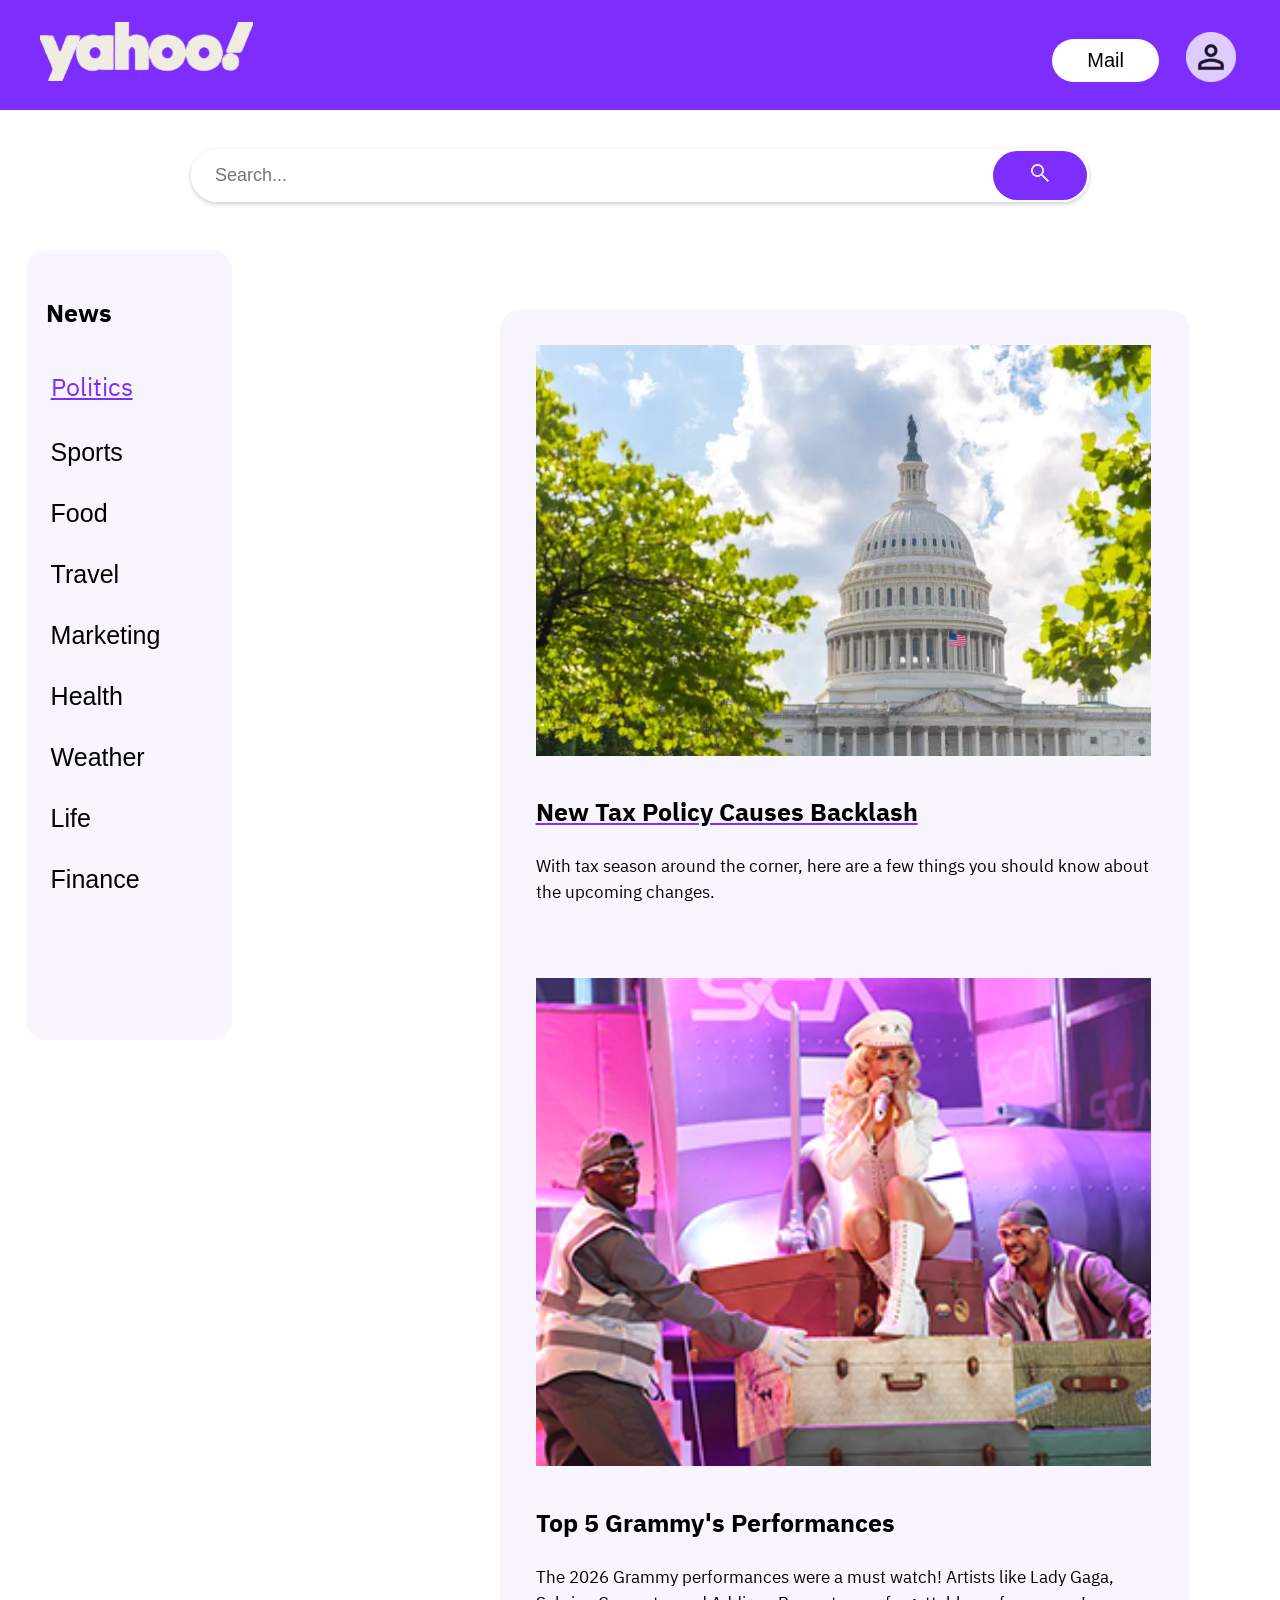
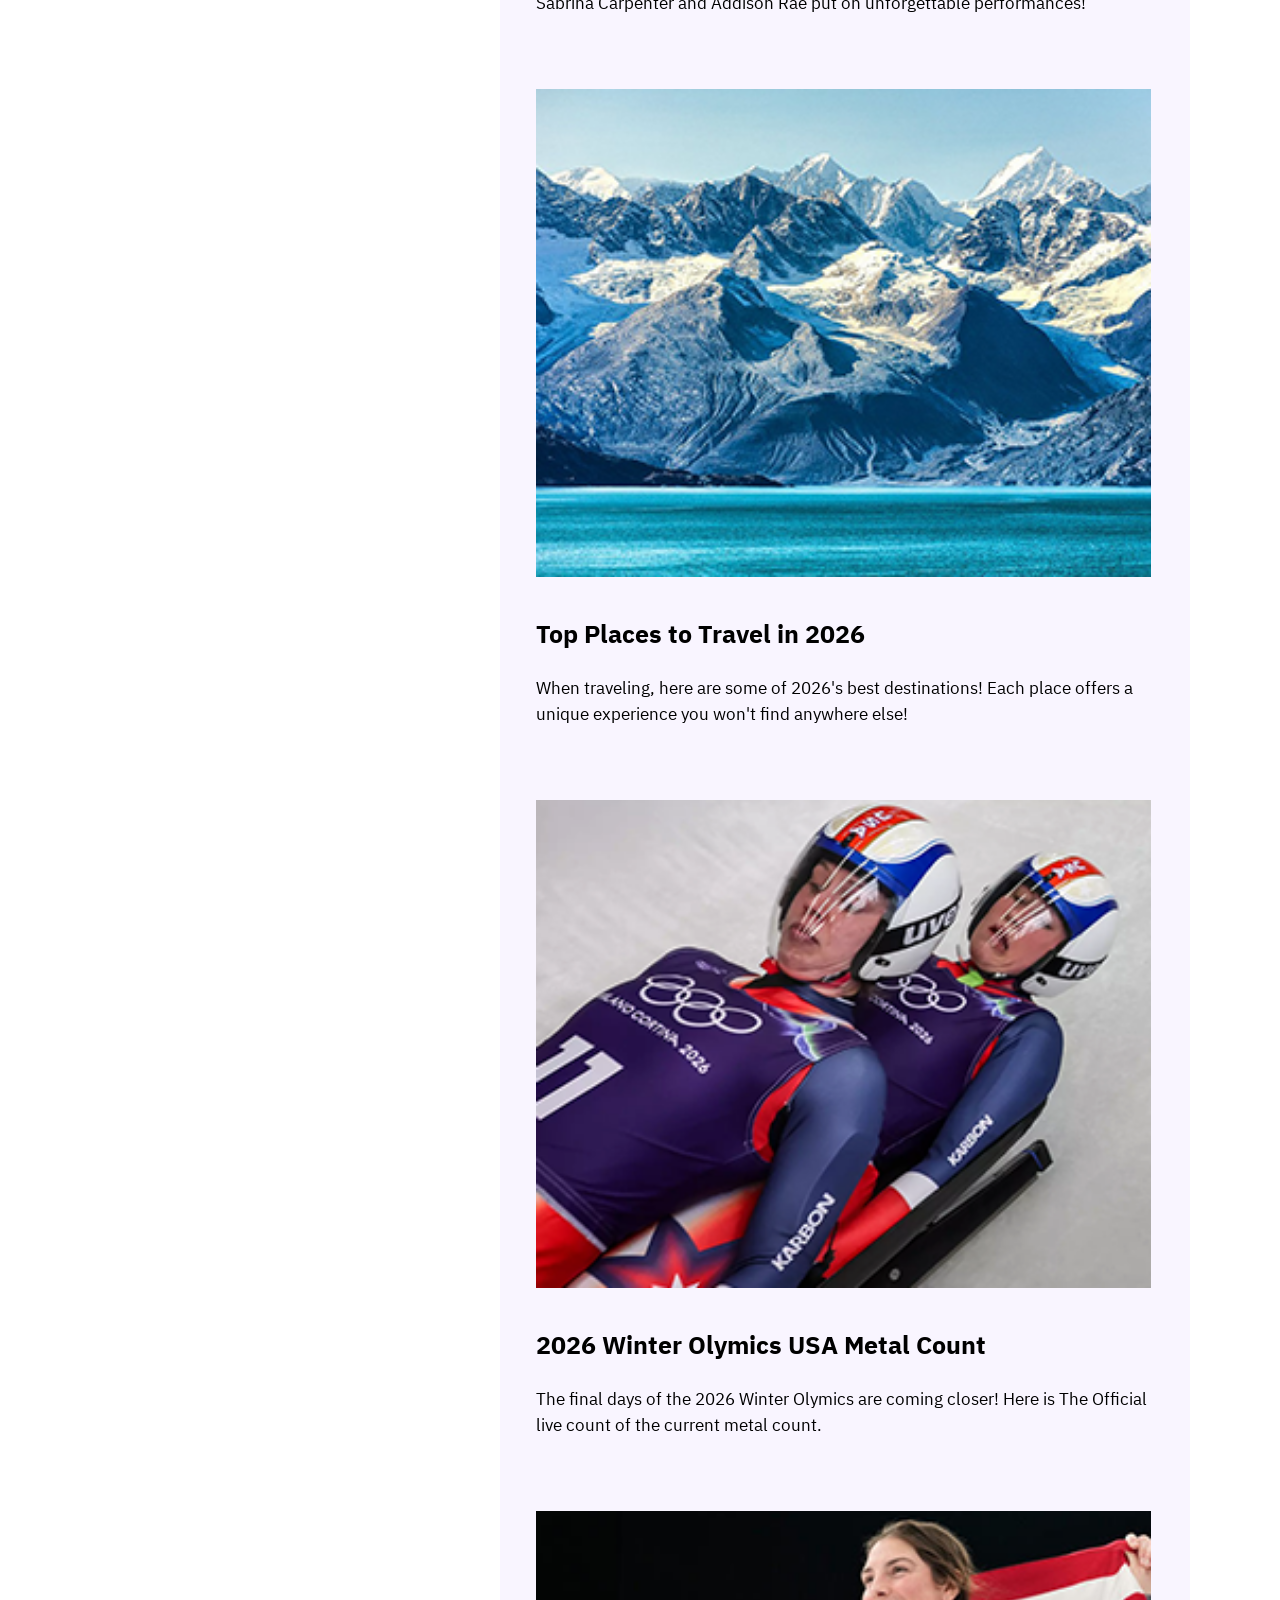
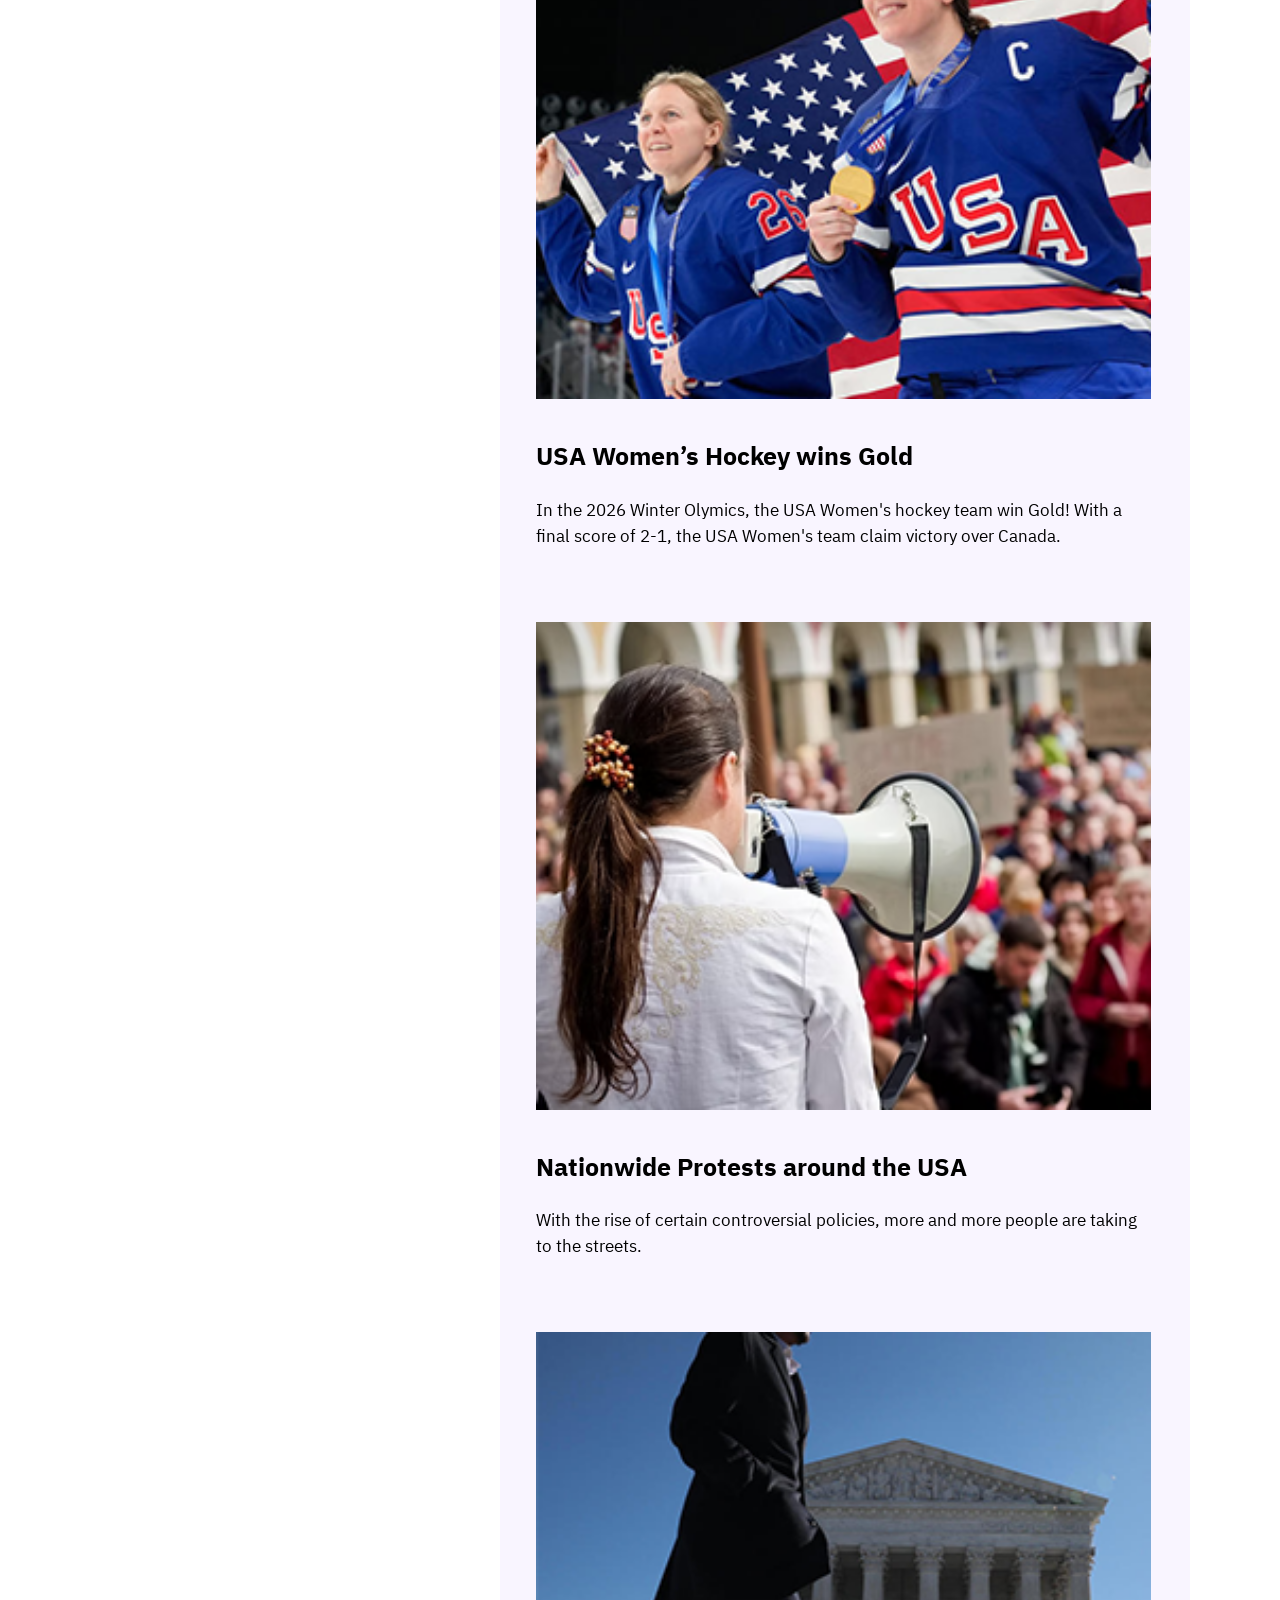
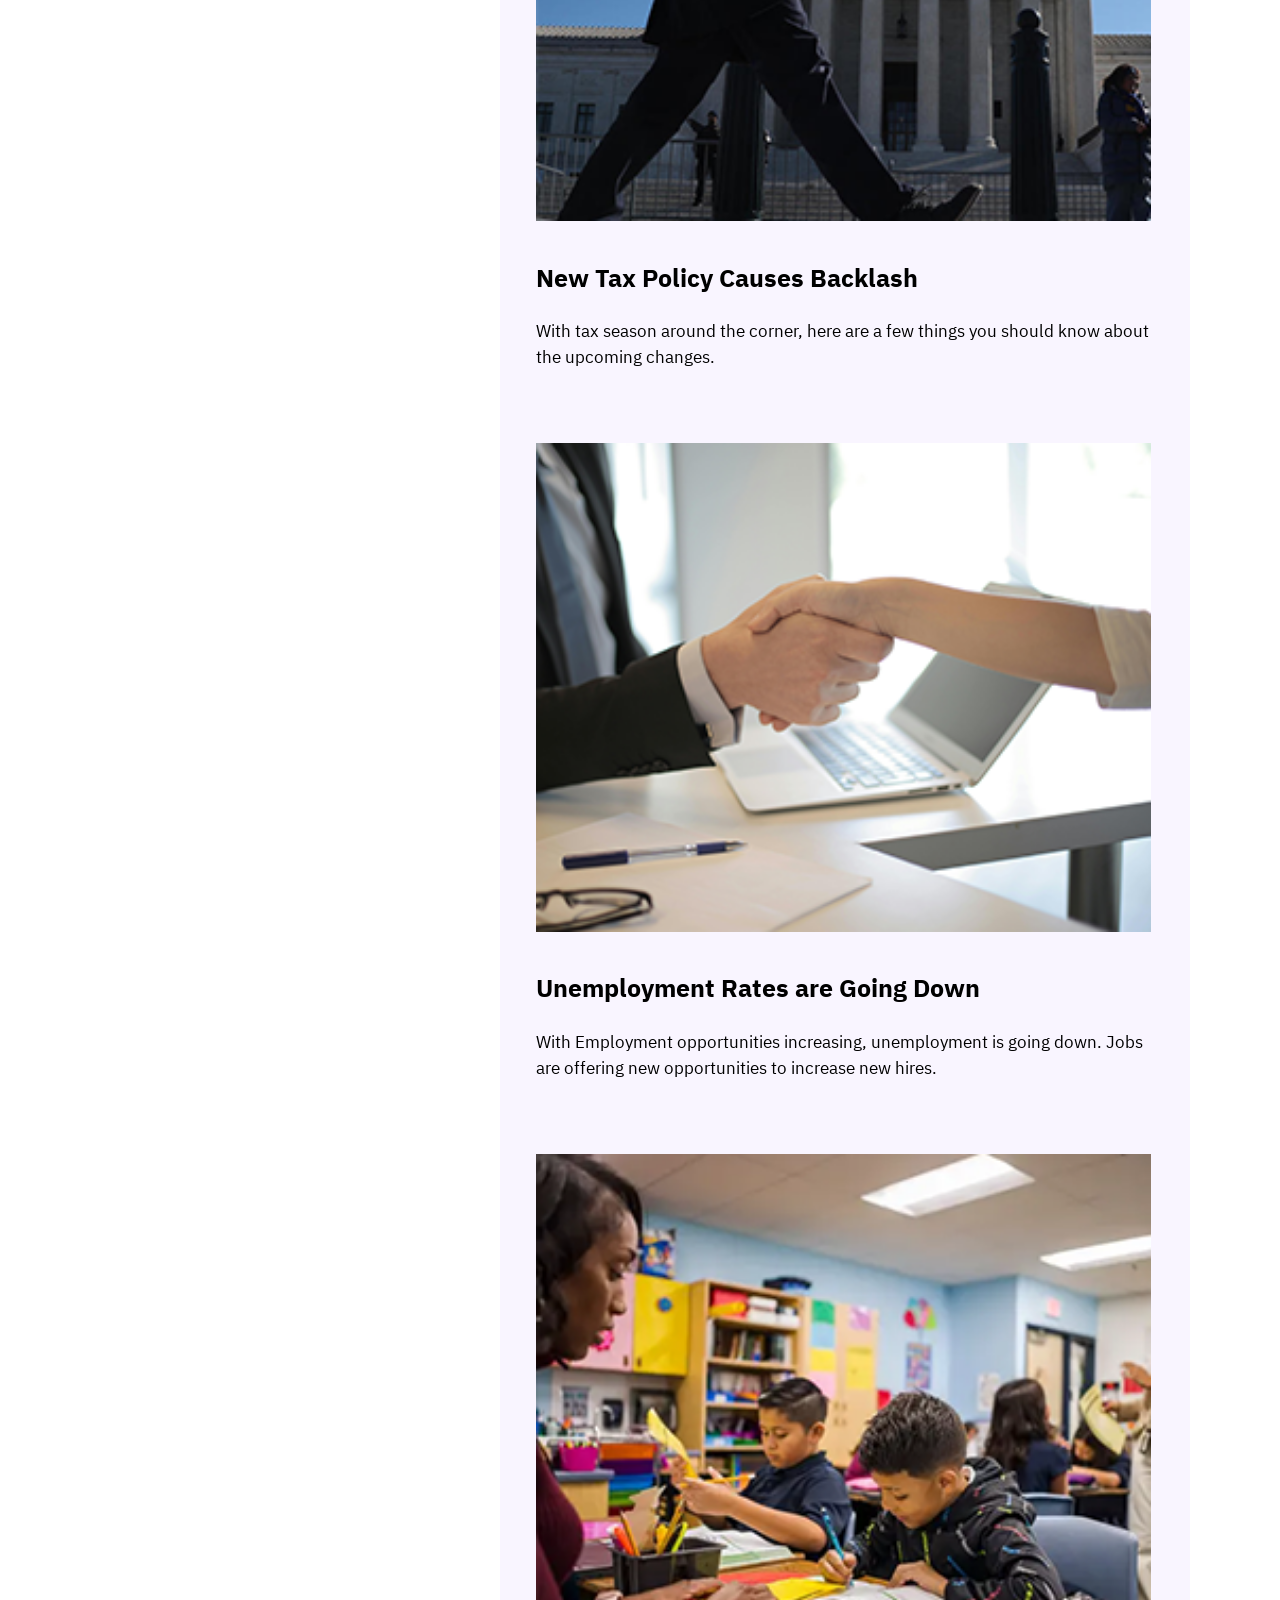
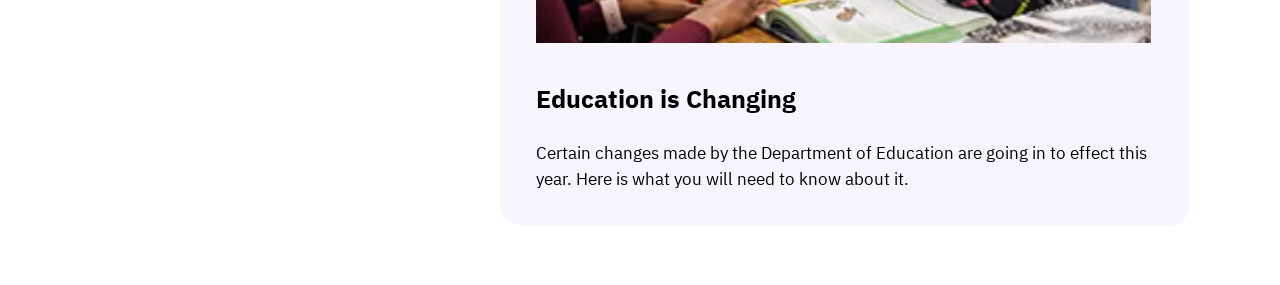
<file: index.html>
<!DOCTYPE html>
<html>
  <head>
    <meta charset="UTF-8">
    <meta name="viewport" content="width=device-width, initial-scale=1.0">
    <title>Yahoo!</title>
    <link href="style.css" rel="stylesheet" type="text/css" media="all">
 </head>
<body>

      <div class="header"> 
        <div class="headertitle">
          <img src="images/yahoologo.png" alt="Yahoo!">
        </div>
        <div class="headerbutton"> 
          <a href="email.html">
            <button class="button1">Mail</button>
          </a>
        </div>
        <div class="headericon">
          <a href="profile.html" >
            <img src="images/profpic.png" alt="Account">
          </a>
        </div>
      </div>

<div class="searchbar">
    <div class="search-container">
        <input type="text" placeholder="Search...">
          
          <a href="search.html">
            <button class="button2"> 
              <img src="images/search.png" alt="Search"> 
            </button>
          </a>
    </div>
</div>

    <div class="newsselection">
        <h3>News</h3>
                    
            <a href="politics.html">
              <div class="button3">
              Politics
            </div>
            </a>
                  
            <button class="button3">
              Sports
            </button>
                 
            <button class="button3">
              Food
            </button>
                    
            <button class="button3">
              Travel
            </button>
                    
            <button class="button3">
              Marketing
            </button>
                    
            <button class="button3">
              Health
            </button>
                    
            <button class="button3">
              Weather
            </button>
                    
            <button class="button3">
              Life
            </button>
                    
            <button class="button3">
              Finance
            </button>
                    
    </div>

<div class="content">

   <div class="trendingsection">
      <div class="imagediv"> 
        <img src="images/politics1.png" alt="Capitol Building" width=100%> 
      </div>
        <div class="headingdiv">
          <a href= "article.html"> 
            <h2> New Tax Policy Causes Backlash</h2>
          </a>
        </div>
        <div class="textdiv"> 
          <p class="paragraph">With tax season around the corner, here are a few things you should know about the upcoming changes.</p>
        </div>
    </div>
  
    <div class="trendingsection">
      <div class="imagediv"> 
          <img src="images/trending1.png" alt="Sabrina Carpenter sitting on two suitcases" width=100%> 
      </div>
        <div class="headingdiv">
           <h2> Top 5 Grammy's Performances</h2> 
        </div>
         <div class="textdiv"> 
            <p class="paragraph">The 2026 Grammy performances were a must watch! Artists like Lady Gaga, Sabrina Carpenter and Addison Rae put on unforgettable performances!</p>
          </div>
    </div>

    <div class="trendingsection">
      <div class="imagediv"> 
        <img src="images/trending2.png" alt="Mountains in Alaska" width=100%> 
      </div>
        <div class="headingdiv"> 
          <h2>Top Places to Travel in 2026</h2>
        </div>
        <div class="textdiv">
          <p class="paragraph">When traveling, here are some of 2026's best destinations! Each place offers a unique experience you won't find anywhere else!</p> 
        </div>
    </div>

    <div class="trendingsection">
      <div class="imagediv"> 
        <img src="images/trending3.png" width=100%> 
      </div>
        <div class="headingdiv"> 
          <h2>2026 Winter Olymics USA Metal Count</h2>
        </div>
        <div class="textdiv"> 
          <p class="paragraph">The final days of the 2026 Winter Olymics are coming closer! Here is The Official live count of the current metal count. </p>
        </div>
    </div>

    <div class="trendingsection">
      <div class="imagediv"> 
        <img src="images/trending4.png" alt="Two women on the USA Women's Hockey team holding a gold metal" width=100%> 
      </div>
        <div class="headingdiv">
          <h2>USA Women’s Hockey wins Gold</h2>
        </div>
        <div class="textdiv"> 
          <p class="paragraph">In the 2026 Winter Olymics, the USA Women's hockey team win Gold! With a final score of 2-1, the USA Women's team claim victory over Canada.</p> 
        </div>
    </div>

      <div class="trendingsection">
      <div class="imagediv"> 
        <img src="images/trending5.png" width=100%> 
      </div>
        <div class="headingdiv">
          <h2>Nationwide Protests around the USA</h2>
        </div>
        <div class="textdiv"> 
          <p class="paragraph">With the rise of certain controversial policies, more and more people are taking to the streets.</p>
        </div>
    </div>

    <div class="trendingsection">
      <div class="imagediv"> 
        <img src="images/trending6.png" alt="Man walking in front of the Supreme Court building" width=100%> 
      </div>
        <div class="headingdiv">
          <h2>New Tax Policy Causes Backlash</h2>
        </div>
        <div class="textdiv"> 
          <p class="paragraph">With tax season around the corner, here are a few things you should know about the upcoming changes.</p>
        </div>
    </div>

    <div class="trendingsection">
      <div class="imagediv"> 
        <img src="images/trending7.png" alt="Two people shaking hands in an office setting" width=100%> 
      </div>
      <div class="headingdiv">
        <h2>Unemployment Rates are Going Down</h2>
      </div>
      <div class="textdiv"> 
        <p class="paragraph">With Employment opportunities increasing, unemployment is going down. Jobs are offering new opportunities to increase new hires.</p>
      </div>
    </div>

    <div class="trendingsection">
      <div class="imagediv"> 
        <img src="images/trending8.png" alt="A woman teaching two kids in a classroom" width=100%> 
      </div>
      <div class="headingdiv">
        <h2>Education is Changing</h2>
      </div>
      <div class="textdiv"> 
        <p class="paragraph">Certain changes made by the Department of Education are going in to effect this year. Here is what you will need to know about it.</p>
      </div>
    </div>

</div>
</body>

</html>
</file>
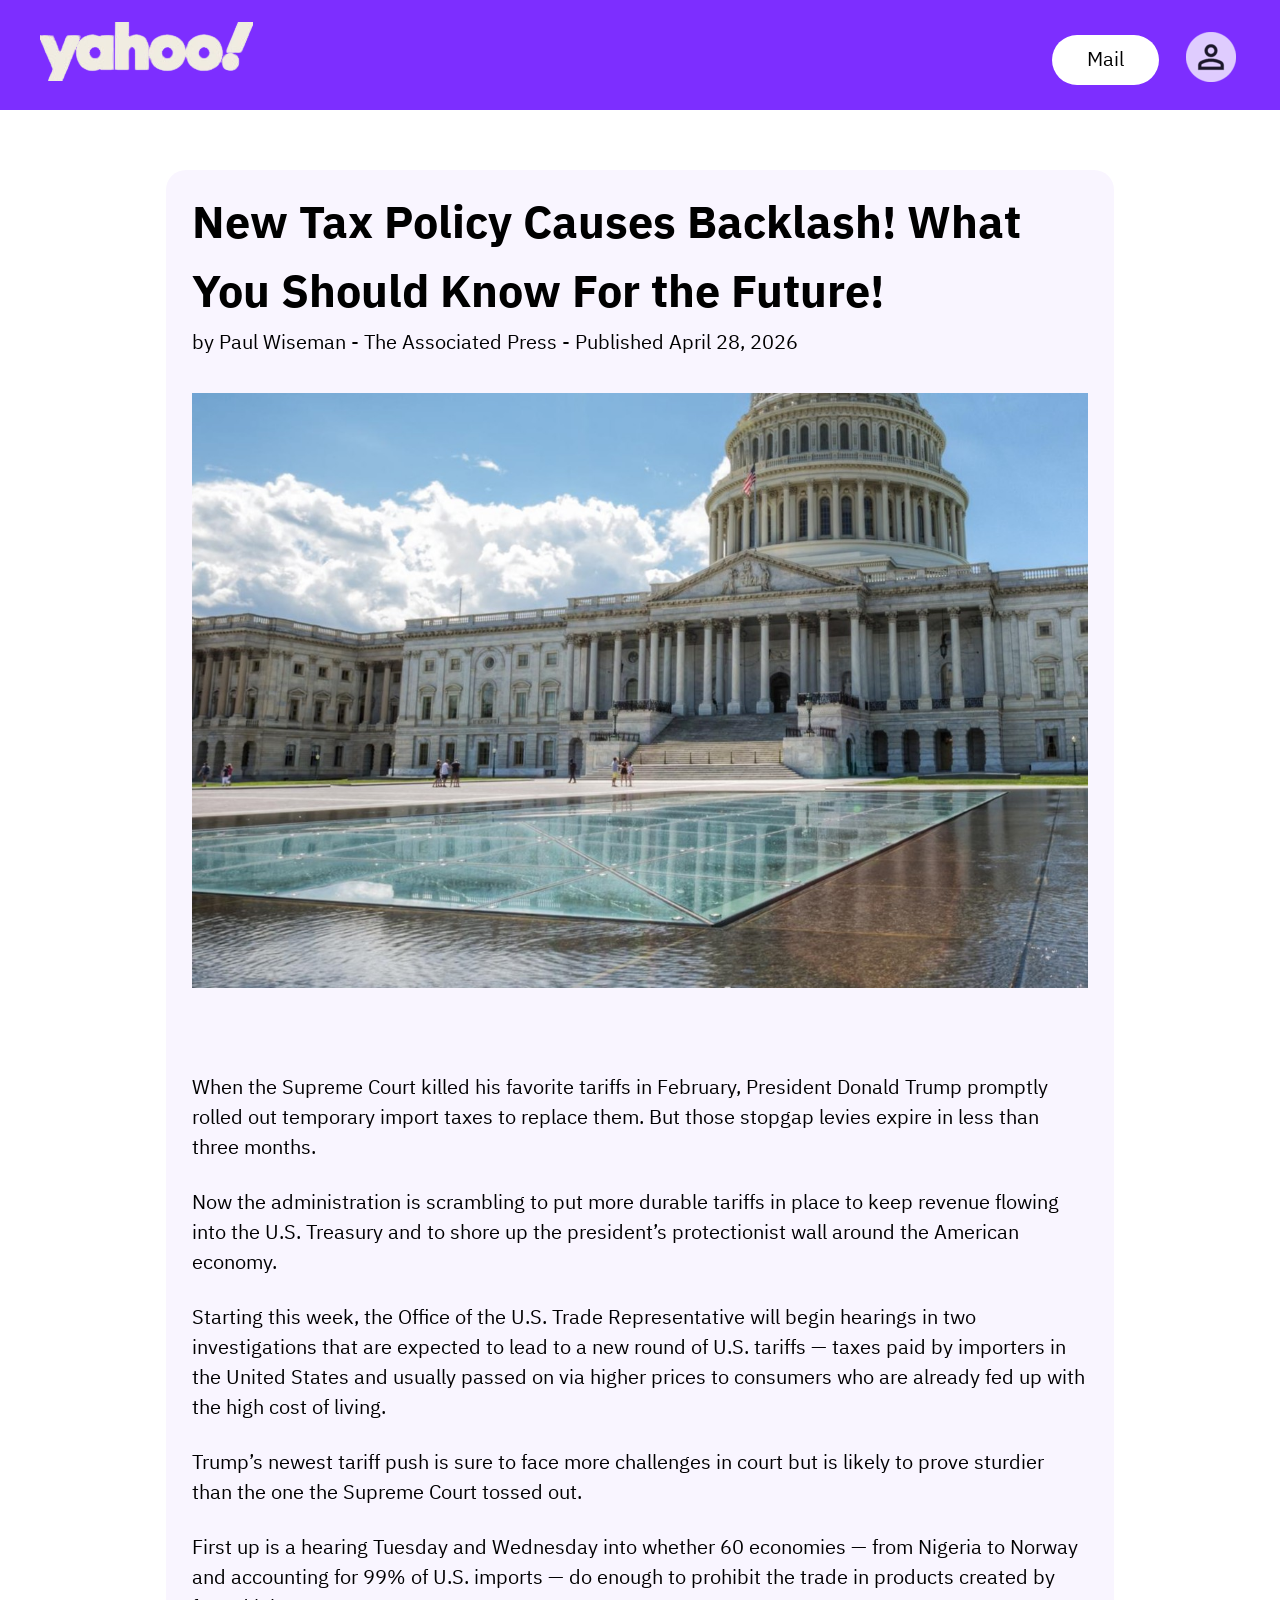
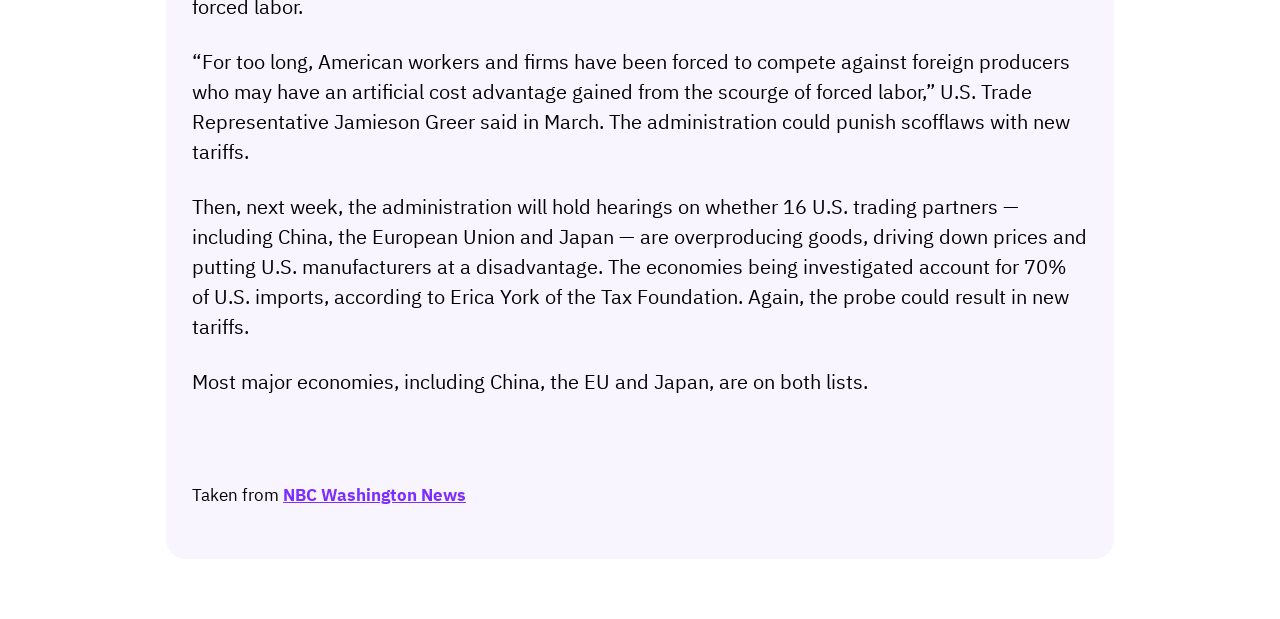
<file: article.html>
<!DOCTYPE html>
<html>
  <head>
    <meta charset="UTF-8">
    <meta name="viewport" content="width=device-width, initial-scale=1.0">
    <title>Yahoo!</title>
    <link href="article.css" rel="stylesheet" type="text/css" media="all">
 </head>
<body>

       <div class="header"> 
        <div class="headertitle">
          <a href="index.html">
            <img src="images/yahoologo.png" alt="Yahoo!">
          </a>
        </div>
        <div class="headerbutton"> 
          <a href= "email.html" class="button1">Mail</a>
        </div>
        <div class="headericon">
          <a href="profile.html" >
            <img src="images/profpic.png" alt="Account">
          </a>
        </div>
      </div>


<div class="content">
 
  <div class="article">
      <div class="articlename">
        <h2>New Tax Policy Causes Backlash! What You Should Know For the Future!</h2> 
      </div>
        <div class="paragraph">
          by Paul Wiseman - The Associated Press - Published April 28, 2026
        </div>
  </div>

<div class="artiimg">
  <img src="images/capitol.png">
</div>



  <div class="paragraph"> 
    When the Supreme Court killed his favorite tariffs in February, President Donald Trump promptly rolled out temporary import taxes to replace them. But those stopgap levies expire in less than three months.
 </div>
 <div class="paragraph">
   Now the administration is scrambling to put more durable tariffs in place to keep revenue flowing into the U.S. Treasury and to shore up the president’s protectionist wall around the American economy.
  </div>
  <div class="paragraph">
   Starting this week, the Office of the U.S. Trade Representative will begin hearings in two investigations that are expected to lead to a new round of U.S. tariffs — taxes paid by importers in the United States and usually passed on via higher prices to consumers who are already fed up with the high cost of living.
  </div>
  <div class="paragraph">
    Trump’s newest tariff push is sure to face more challenges in court but is likely to prove sturdier than the one the Supreme Court tossed out.
  </div>
  <div class="paragraph">
    First up is a hearing Tuesday and Wednesday into whether 60 economies — from Nigeria to Norway and accounting for 99% of U.S. imports — do enough to prohibit the trade in products created by forced labor.
  </div>
  <div class="paragraph">
    “For too long, American workers and firms have been forced to compete against foreign producers who may have an artificial cost advantage gained from the scourge of forced labor,” U.S. Trade Representative Jamieson Greer said in March. The administration could punish scofflaws with new tariffs.
  </div>
  <div class="paragraph">
    Then, next week, the administration will hold hearings on whether 16 U.S. trading partners — including China, the European Union and Japan — are overproducing goods, driving down prices and putting U.S. manufacturers at a disadvantage. The economies being investigated account for 70% of U.S. imports, according to Erica York of the Tax Foundation. Again, the probe could result in new tariffs.
  </div>
  <div class="paragraph">
   Most major economies, including China, the EU and Japan, are on both lists.
  </div>


  <div class="lstparagraph">
    Taken from 
      <a href="https://www.nbcwashington.com/news/national-international/trump-import-taxes-replace-tariffs-supreme-court-rejected/4097051/" class="sourcelink"> 
        NBC Washington News
      </a>
</div>



</body>

</html>
</file>
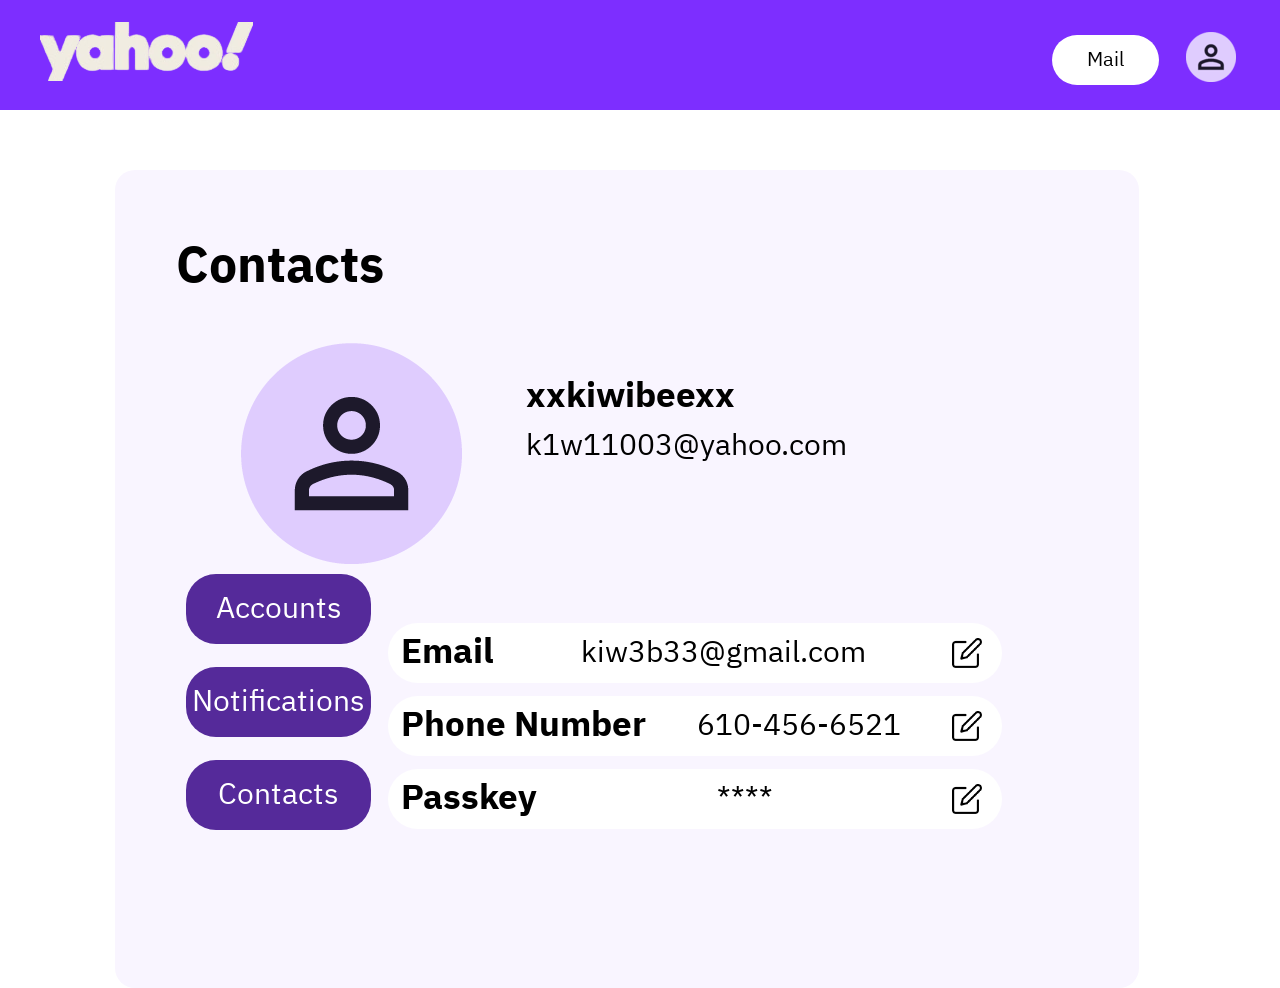
<file: contacts.html>
<!DOCTYPE html>
<html>
  <head>
    <meta charset="UTF-8">
    <meta name="viewport" content="width=device-width, initial-scale=1.0">
    <title>Yahoo!</title>
    <link href="notification.css" rel="stylesheet" type="text/css" media="all">
 </head>
<body>

      <div class="header"> 
       <div class="header"> 
        <div class="headertitle">
          <a href="index.html">
            <img src="images/yahoologo.png" alt="Yahoo!">
          </a>
        </div>
        <div class="headerbutton"> 
          <a href= "email.html" class="button1">Mail</a>
        </div>
        <div class="headericon">
          <a href="profile.html" >
            <img src="images/profpic.png" alt="Account">
          </a>
        </div>
      </div>
        
    </div>

              <div class="newsselection"> 
                    <a href="profile.html" class="buttonlink">
                      <span class="light">
                        Accounts
                      </span>
                    </a>
                    <a href="notification.html" class="buttonlink">
                      <span class="light">
                        Notifications
                      </span>
                    </a>
                    <a href="contacts.html" class="buttonlink">
                      <span class="light">
                        Contacts
                      </span>
                    </a>
              </div>

<div class="content">
  <div class="account">
      <div class="headingdiv"> 
        <h2> Contacts</h2> 
      </div>
          <div class="icondiv"> 
            <img src="images/icon.png">
          </div>
         <div class="emaildiv"> 
            <span class="bold">xxkiwibeexx</span>  
            <span class="light">k1w11003@yahoo.com</span>
         </div>

        <div class="fillout">
            <div class="userdiv data-row">
                <span class="bold">Email</span>
                    kiw3b33@gmail.com
                <img src="images/edit.png" height="30px">
            </div>

            <div class="phonediv data-row">
                <span class="bold">Phone Number</span>
                    610-456-6521
                <img src="images/edit.png" height="30px">
            </div>

            <div class="pronoundiv data-row">
                <span class="bold">Passkey</span>
                    ****
                <img src="images/edit.png" height="30px">
            </div>
        </div>
  </div>
</div>

</body>
</html>
</file>
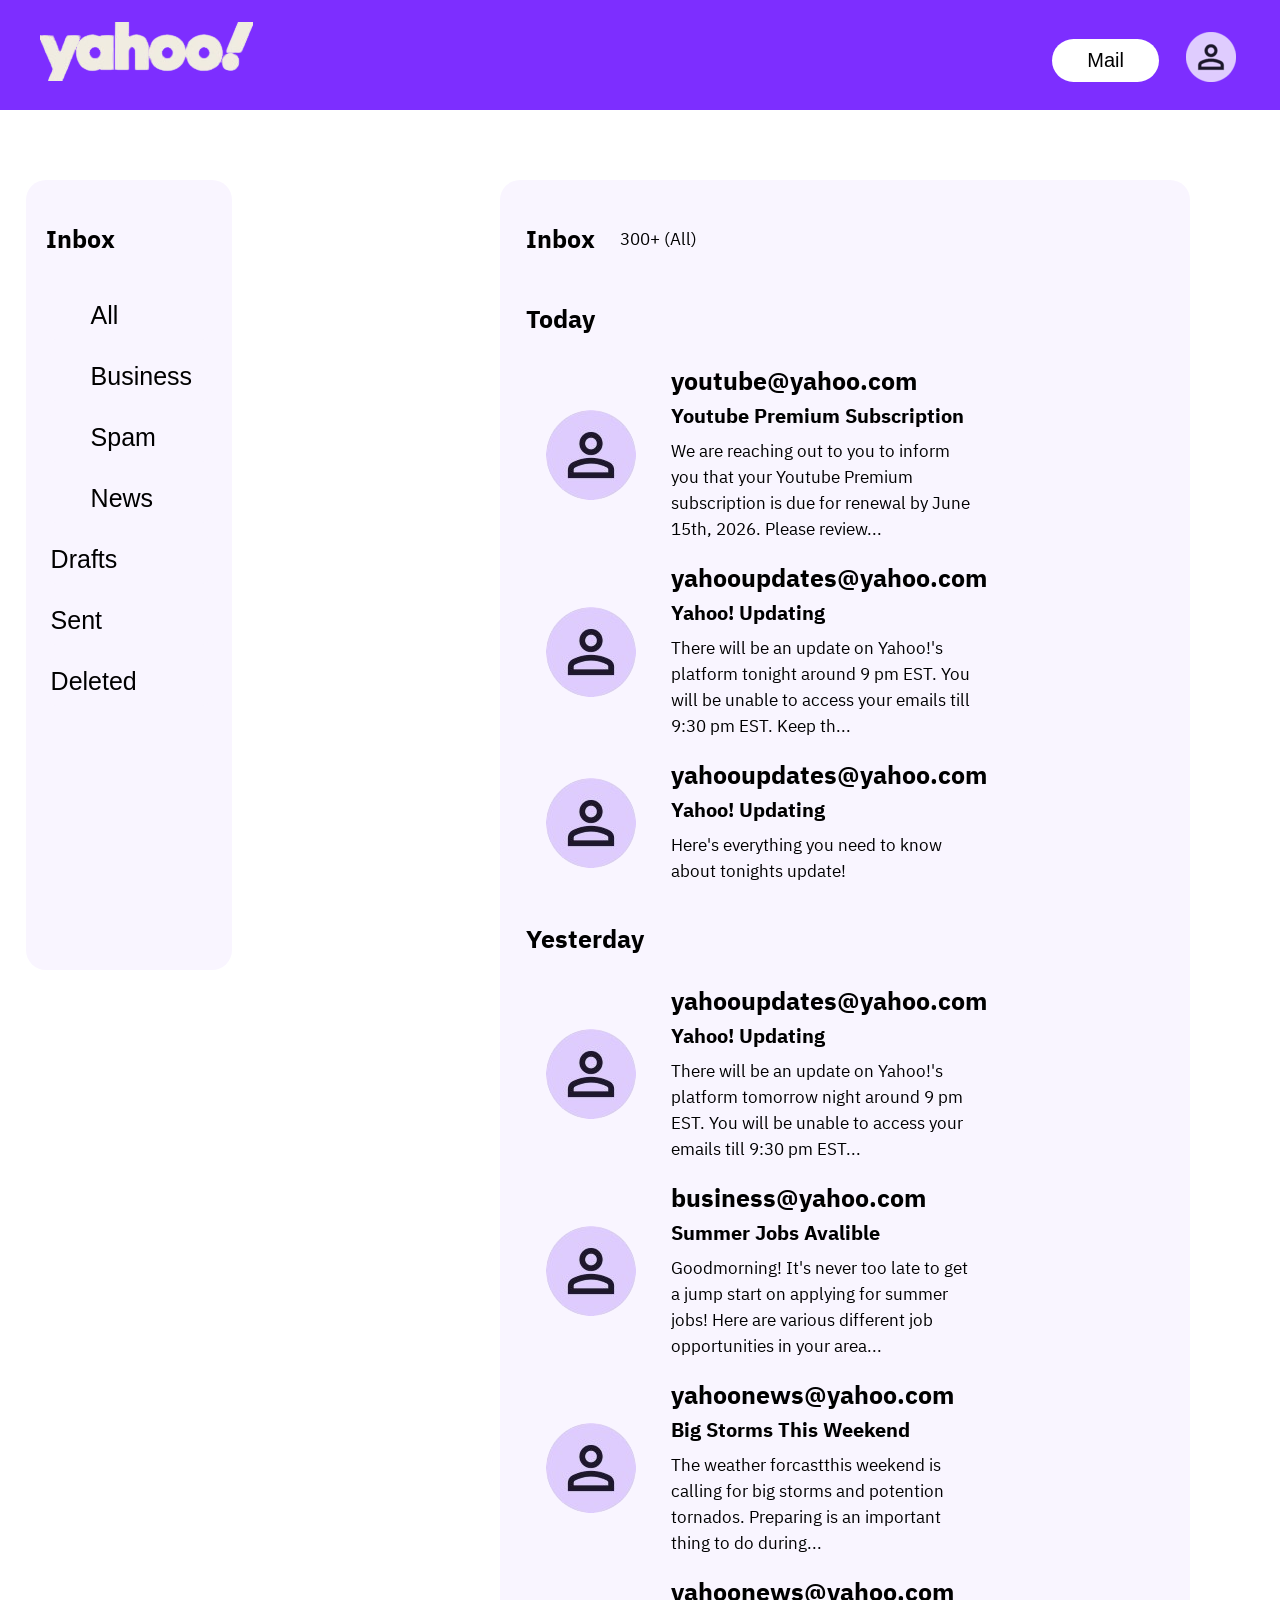
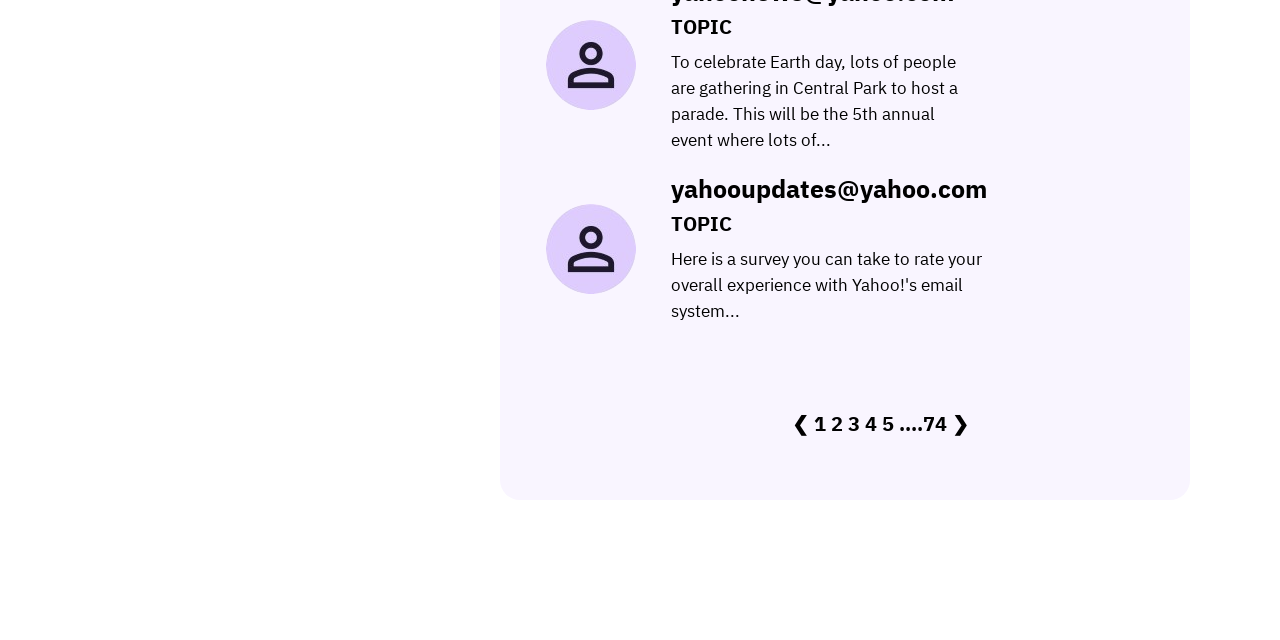
<file: email.html>
<!DOCTYPE html>
<html>
  <head>
    <meta charset="UTF-8">
    <meta name="viewport" content="width=device-width, initial-scale=1.0">
    <title>Yahoo!</title>
    <link href="email.css" rel="stylesheet" type="text/css" media="all">
 </head>
<body>

    <div class="header"> 
        <div class="headertitle">
          <a href="index.html">
            <img src="images/yahoologo.png" alt="Yahoo!">
          </a>
        </div>
        <div class="headerbutton"> 
          <button class="button1">Mail</button>
        </div>
        <div class="headericon">
          <a href="profile.html" >
            <img src="images/profpic.png" alt="Account">
          </a>
        </div>
    </div>

<div class="emailselection">
        <h2>Inbox</h2>
                    
            <button class="button4">
              All
            </button>
                  
            <button class="button4">
              Business
            </button>
                 
            <button class="button4">
              Spam
            </button>
                    
            <button class="button4">
              News
            </button>
                    
            <button class="button3">
              Drafts
            </button>
                    
            <button class="button3">
              Sent
            </button>
                    
            <button class="button3">
              Deleted
            </button>               
                    
    </div>

<div class="content">

  <div class="results">
      <div class="text-result">
        <h2>Inbox</h2> 
      </div>
        <div class="paragraph">
          300+ (All)
        </div>
  </div>


<h2>Today</h2>
  <div class="card">
    <div class="avatar">
     <img src="images/icon1.png" >
    </div>

    <div class="card-info">
      <div class="top">
        <h2>youtube@yahoo.com</h2>
          <h3>Youtube Premium Subscription</h3>
      </div>

      <div class="desc">
        <div class="paragraph">
        We are reaching out to you to inform you that your Youtube Premium subscription is due for renewal by June 15th, 2026. Please review...
        </div>
      </div>
    </div>
  </div>


  <div class="card">
    <div class="avatar">
     <img src="images/icon1.png" >
    </div>

    <div class="card-info">
      <div class="top">
        <h2>yahooupdates@yahoo.com</h2>
          <h3>Yahoo! Updating</h3>
      </div>

      <div class="desc">
        <div class="paragraph">
        There will be an update on Yahoo!'s platform tonight around 9 pm EST. You will be unable to access your emails till 9:30 pm EST. Keep th...
        </div>
      </div>
    </div>
  </div>


  <div class="card">
    <div class="avatar">
     <img src="images/icon1.png" >
    </div>

    <div class="card-info">
      <div class="top">
        <h2>yahooupdates@yahoo.com</h2>
          <h3>Yahoo! Updating</h3>
      </div>

      <div class="desc">
        <div class="paragraph">
        Here's everything you need to know about tonights update! 
        </div>
      </div>
    </div>
  </div>


<h2>Yesterday</h2>

  <div class="card">
    <div class="avatar">
     <img src="images/icon1.png" >
    </div>

    <div class="card-info">
      <div class="top">
        <h2>yahooupdates@yahoo.com</h2>
          <h3>Yahoo! Updating</h3>
      </div>

      <div class="desc">
        <div class="paragraph">
        There will be an update on Yahoo!'s platform tomorrow night around 9 pm EST. You will be unable to access your emails till 9:30 pm EST...
        </div>
      </div>
    </div>
  </div>


    <div class="card">
    <div class="avatar">
     <img src="images/icon1.png" >
    </div>

    <div class="card-info">
      <div class="top">
        <h2>business@yahoo.com</h2>
          <h3>Summer Jobs Avalible</h3>
      </div>

      <div class="desc">
        <div class="paragraph">
        Goodmorning! It's never too late to get a jump start on applying for summer jobs! Here are various different job opportunities in your area...
        </div>
      </div>
    </div>
  </div>


    <div class="card">
    <div class="avatar">
     <img src="images/icon1.png" >
    </div>

    <div class="card-info">
      <div class="top">
        <h2>yahoonews@yahoo.com</h2>
          <h3>Big Storms This Weekend</h3>
      </div>

      <div class="desc">
        <div class="paragraph">
          The weather forcastthis weekend is calling for big storms and potention tornados. Preparing is an important thing to do during... 
        </div>
      </div>
    </div>
  </div>


  <div class="card">
    <div class="avatar">
     <img src="images/icon1.png" >
    </div>

    <div class="card-info">
      <div class="top">
        <h2>yahoonews@yahoo.com</h2>
          <h3>TOPIC</h3>
      </div>

      <div class="desc">
        <div class="paragraph">
         To celebrate Earth day, lots of people are gathering in Central Park to host a parade. This will be the 5th annual event where lots of...
        </div>
      </div>
    </div>
  </div>


    <div class="card">
    <div class="avatar">
     <img src="images/icon1.png" >
    </div>

    <div class="card-info">
      <div class="top">
        <h2>yahooupdates@yahoo.com</h2>
          <h3>TOPIC</h3>
      </div>

      <div class="desc">
        <div class="paragraph">
        Here is a survey you can take to rate your overall experience with Yahoo!'s email system...
        </div>
      </div>
    </div>
  </div>

    <div class="pageselect">
      <h3>❮ 1 2 3 4 5 ....74 ❯</h3> 
    </div>

</div>




</body>

</html>
</file>
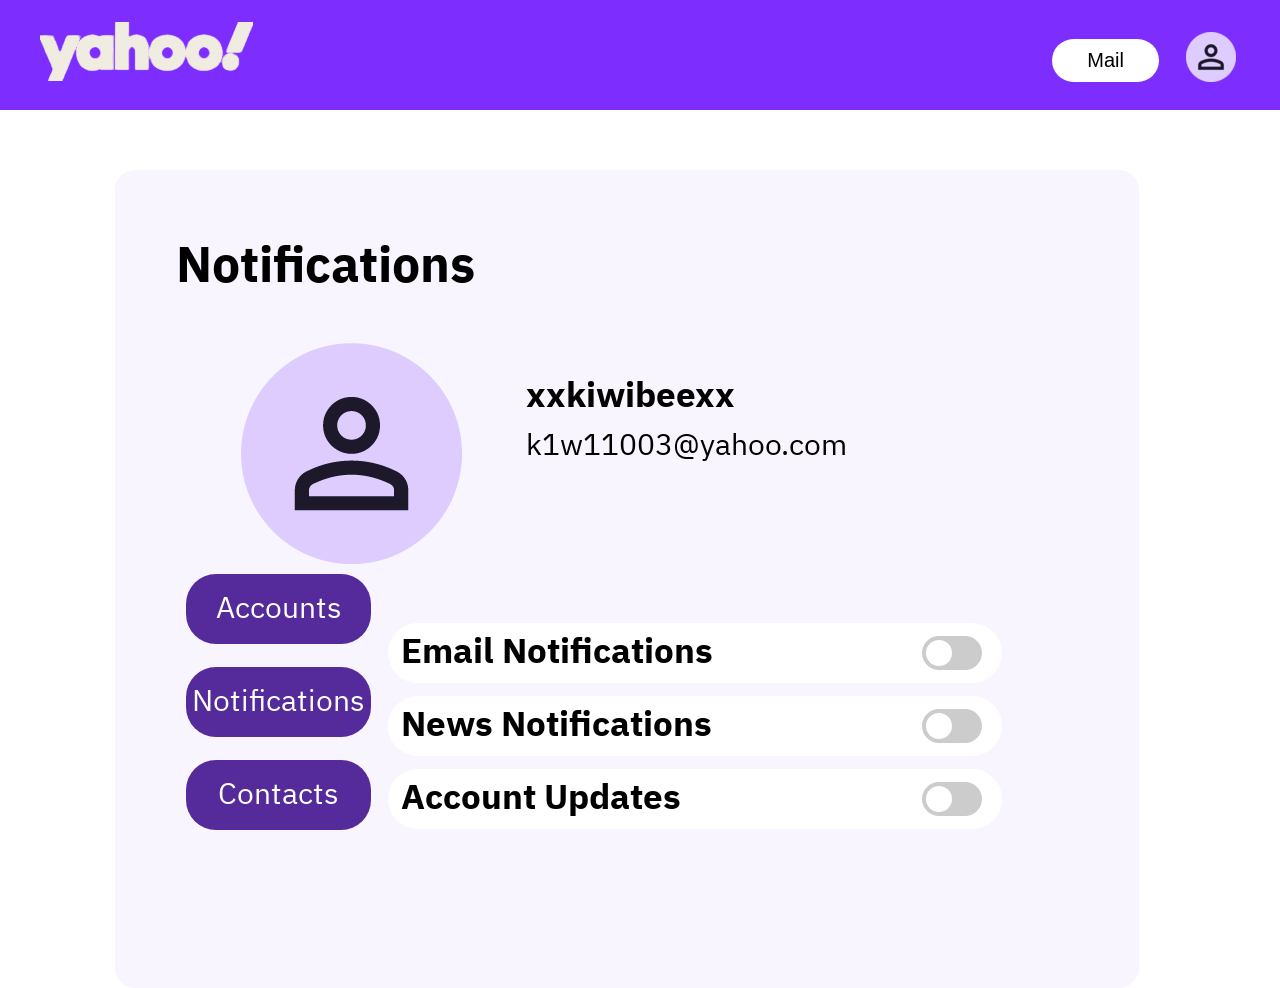
<file: notification.html>
<!DOCTYPE html>
<html>
  <head>
    <meta charset="UTF-8">
    <meta name="viewport" content="width=device-width, initial-scale=1.0">
    <title>Yahoo!</title>
    <link href="notification.css" rel="stylesheet" type="text/css" media="all">
 </head>
<body>

      <div class="header"> 
        <div class="headertitle">
          <a href="index.html">
            <img src="images/yahoologo.png" alt="Yahoo!">
          </a>
        </div>
        <div class="headerbutton"> 
          <a href="email.html">
            <button class="button1">
              Mail
            </button>
          </a>
        </div>
        <div class="headericon">
          <a href="profile.html" >
            <img src="images/profpic.png" alt="Account">
          </a>
        </div>
      </div>

             <div class="newsselection"> 
                    <a href="profile.html" class="buttonlink">
                      <span class="light">
                        Accounts
                      </span>
                    </a>
                    <a href="notification.html" class="buttonlink">
                      <span class="light">
                        Notifications
                      </span>
                    </a>
                    <a href="contacts.html" class="buttonlink">
                      <span class="light">
                        Contacts
                      </span>
                    </a>
              </div>

<div class="content">
  <div class="account">
    <div class="headingdiv"> 
      <h2> Notifications</h2> 
    </div>
      <div class="icondiv"> 
        <img src="images/icon.png">
      </div>
          <div class="emaildiv"> 
            <span class="bold">
              xxkiwibeexx
            </span>  
            <span class="light">
              k1w11003@yahoo.com
            </span>
          </div>

    <div class="fillout">
       <div class="userdiv data-row">
          <span class="bold">
            Email Notifications
          </span>
        <label class="switch">
          <input type="checkbox">
          <span class="slider round"></span>
        </label>
    </div>

            <div class="phonediv data-row">
                <span class="bold">
                  News Notifications
                </span>
                    <label class="switch">
                      <input type="checkbox">
                        <span class="slider round"></span>
                    </label>
            </div>

            <div class="pronoundiv data-row">
                <span class="bold">
                  Account Updates
                </span>
                    <label class="switch">
                      <input type="checkbox">
                        <span class="slider round"></span>
                    </label>
            </div>
    </div>
  </div>

</div>

</body>
</html>
</file>
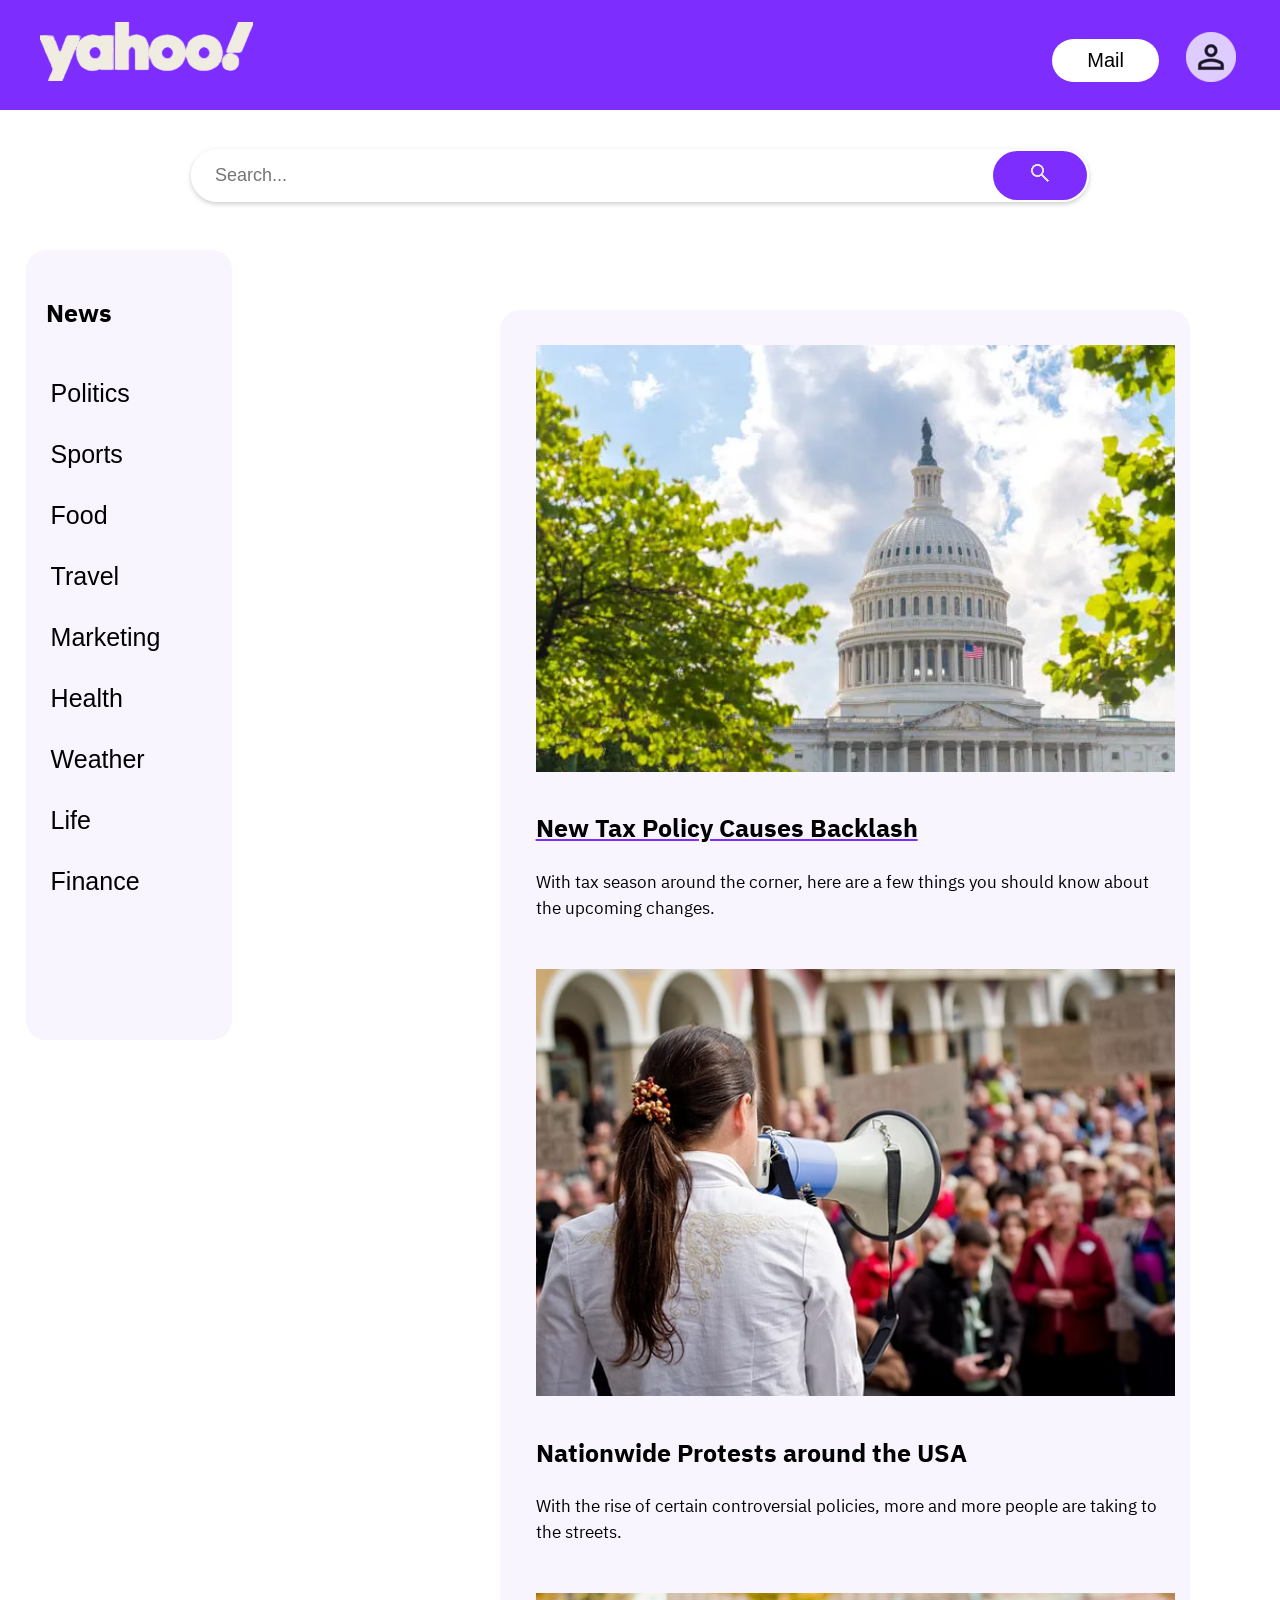
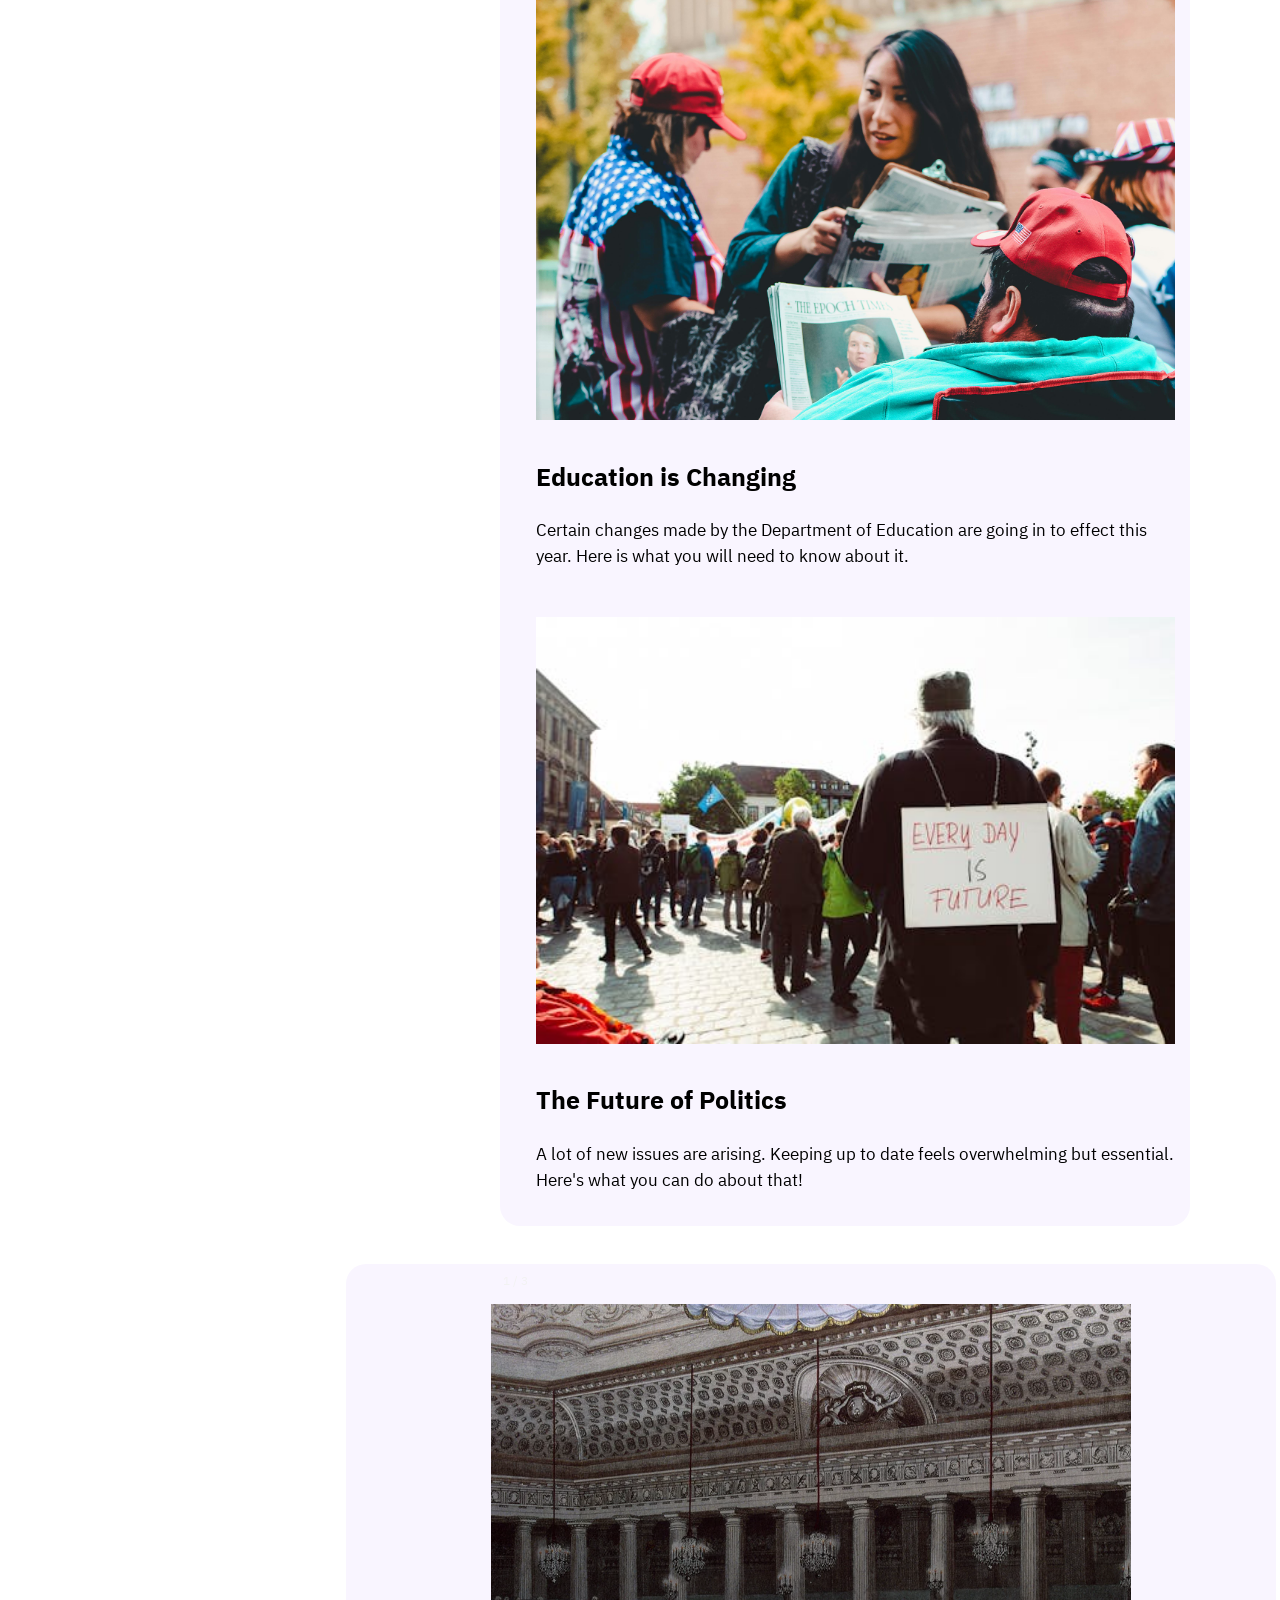
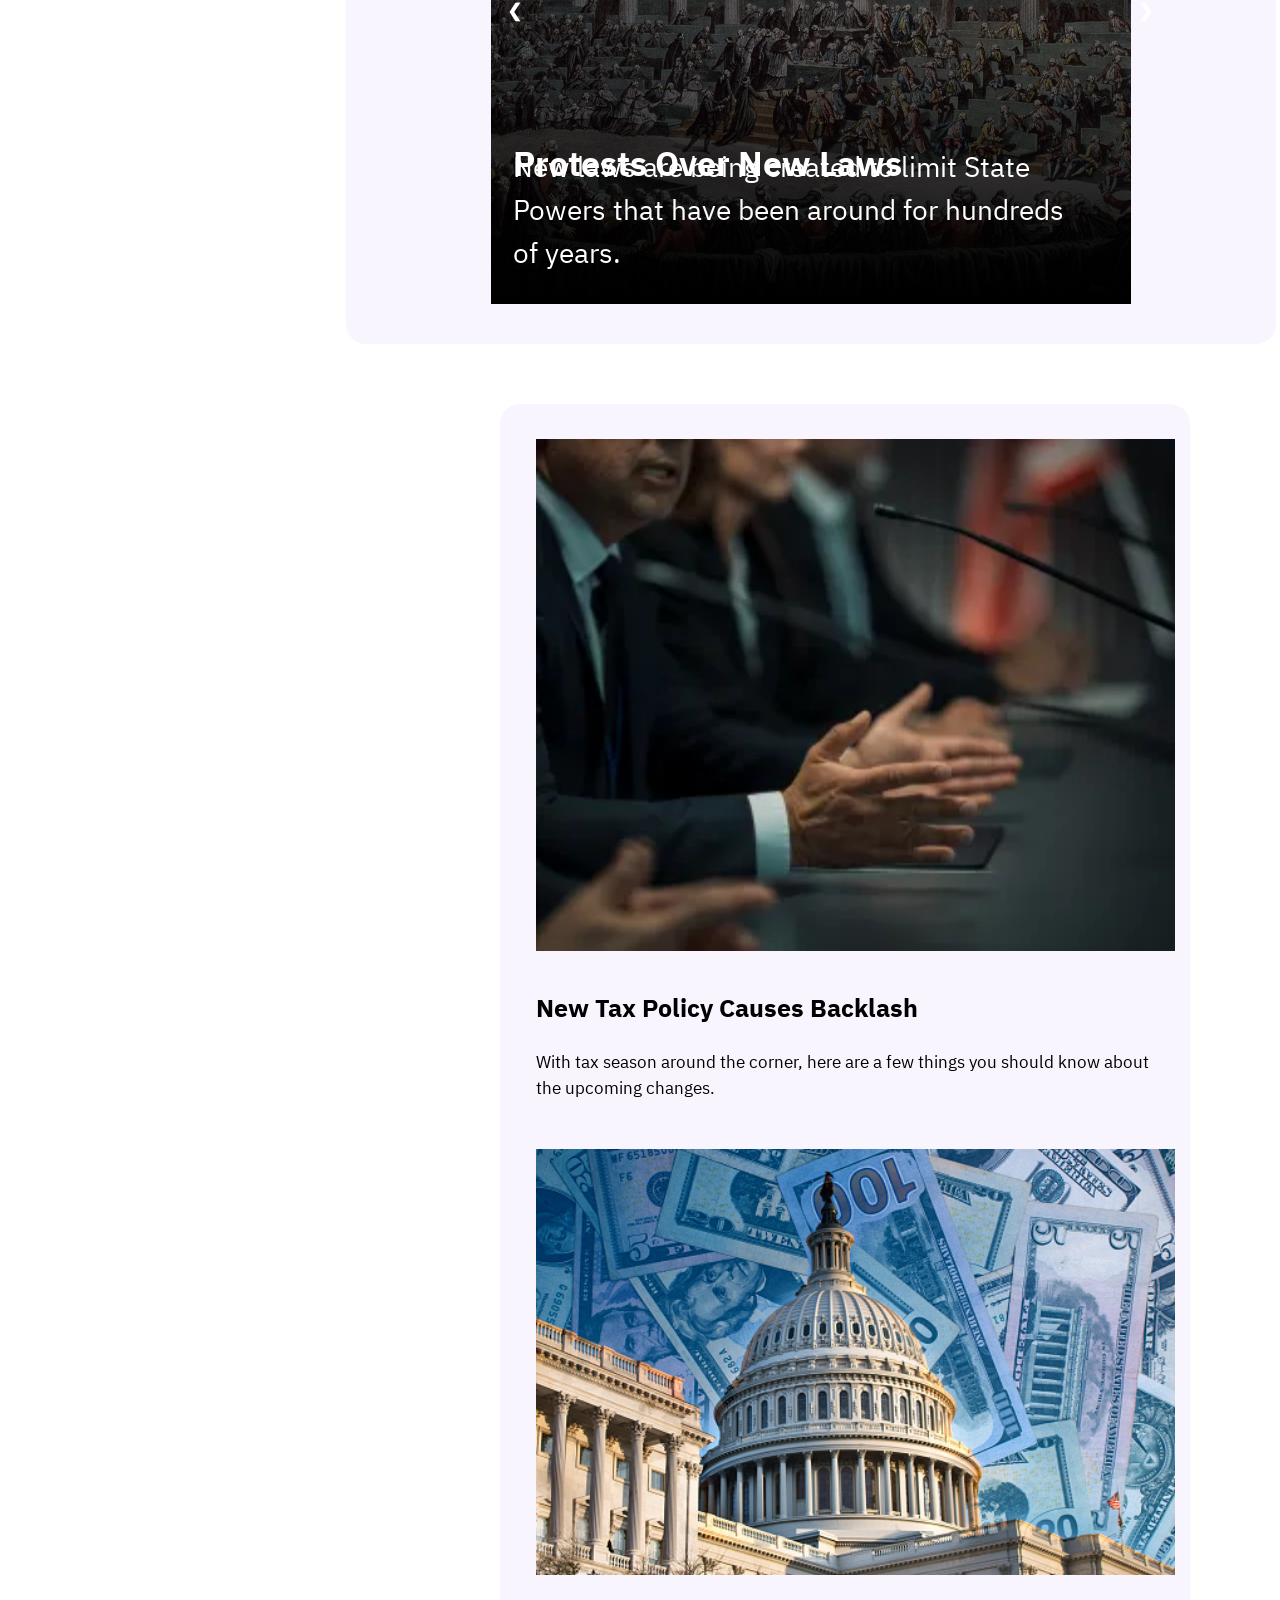
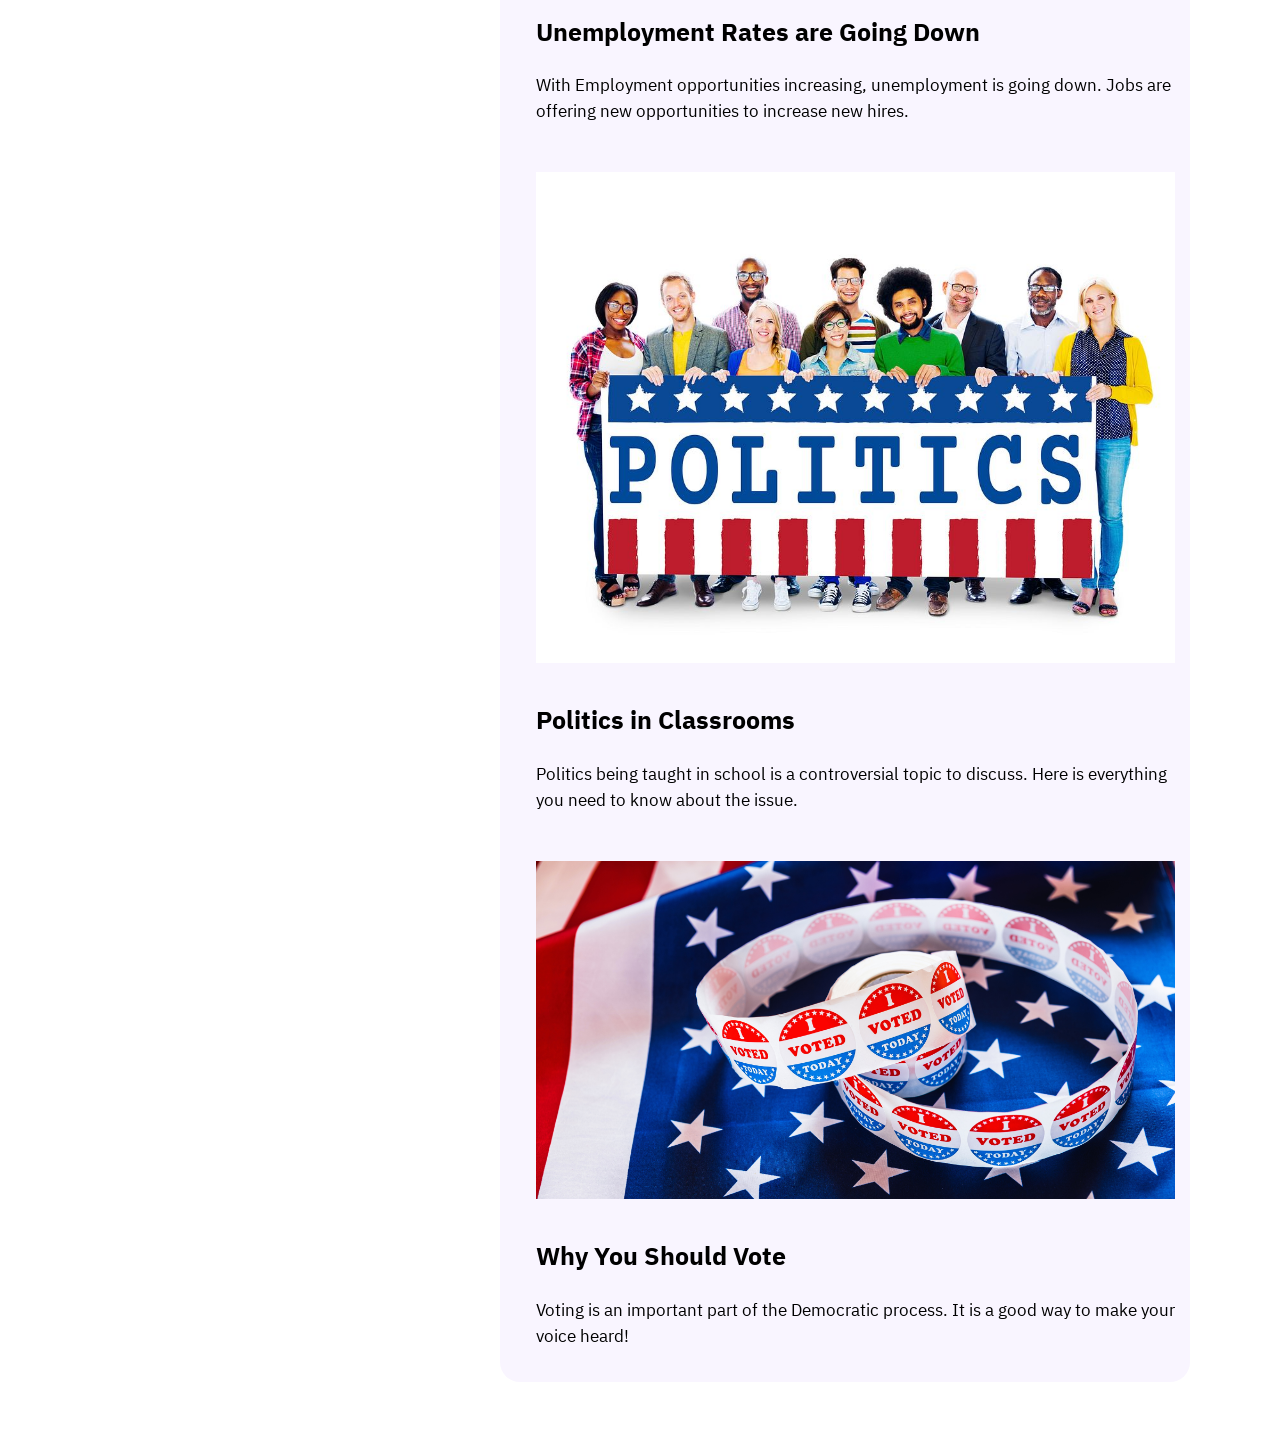
<file: politics.html>
<!DOCTYPE html>
<html>
  <head>
    <meta charset="UTF-8">
    <meta name="viewport" content="width=device-width, initial-scale=1.0">
    <title>Yahoo!</title>
    <link href="politics.css" rel="stylesheet" type="text/css" media="all">
 </head>
<body>

    <div class="header"> 
        <div class="headertitle">
          <a href="index.html">
            <img src="images/yahoologo.png" alt="Yahoo!">
          </a>
        </div>
        <div class="headerbutton"> 
          <a href="email.html" >
            <button class="button1">
              Mail
            </button>
          </a>
        </div>
        <div class="headericon">
          <a href="profile.html" >
            <img src="images/profpic.png" alt="Account">
          </a>
        </div>
    </div>


<div class="searchbar">
    <div class="search-container">
        <input type="text" placeholder="Search...">
        <a href="search.html">
          <button class="button2"> 
            <img src="images/search.png" alt="Search"> 
          </button>
        </a>
    </div>
</div>

    <div class="newsselection">
        <h3>News</h3>
                    
            <button class="button3">
              Politics
            </button>
                  
            <button class="button3">
              Sports
            </button>
                 
            <button class="button3">
              Food
            </button>
                    
            <button class="button3">
              Travel
            </button>
                    
            <button class="button3">
              Marketing
            </button>
                    
            <button class="button3">
              Health
            </button>
                    
            <button class="button3">
              Weather
            </button>
                    
            <button class="button3">
              Life
            </button>
                    
            <button class="button3">
              Finance
            </button>
                    
    </div>

<div class="content">
   <div class="trendingsection">
      <div class="imagediv"> 
        <img src="images/politics1.png" alt="Capitol Building" width=100%> 
      </div>
        <div class="headingdiv">
          <a href= "article.html"> 
            <h2> New Tax Policy Causes Backlash</h2>
          </a>
        </div>
        <div class="textdiv"> 
          <p class="paragraph">With tax season around the corner, here are a few things you should know about the upcoming changes.</p>
        </div>
    </div>

    <div class="trendingsection">
      <div class="imagediv"> 
        <img src="images/politics2.png" alt="Woman speaking through Megaphone to crowd" width=100%> 
      </div>
      <div class="headingdiv">
        <h2>Nationwide Protests around the USA</h2>
      </div>
      <div class="textdiv"> 
        <p class="paragraph">With the rise of certain controversial policies, more and more people are taking to the streets.</p>
      </div>
    </div>

    <div class="trendingsection">
      <div class="imagediv"> 
        <img src="images/politics3.png" alt="Woman handing out Newspapers to people" width=100%> 
      </div>
      <div class="headingdiv">
        <h2>Education is Changing</h2>
      </div>
      <div class="textdiv"> 
        <p class="paragraph">Certain changes made by the Department of Education are going in to effect this year. Here is what you will need to know about it.</p>
      </div>
    </div>

        <div class="trendingsection">
      <div class="imagediv"> 
        <img src="images/politics4.png" alt="Man at protest with sign on his back" width=100%> 
      </div>
      <div class="headingdiv">
        <h2>The Future of Politics</h2>
      </div>
      <div class="textdiv"> 
        <p class="paragraph">A lot of new issues are arising. Keeping up to date feels overwhelming but essential. Here's what you can do about that!</p>
      </div>
    </div>
</div>


<div class="slideshow-container">
  <div class="mySlides fade">
    <div class="numbertext">
    1 / 3
    </div>
    <div class="img-wrapper gradient">
      <img src="images/politics5.png" alt="Crowded court room" style="width:100%">
    </div>
      <div class="text1"> Protests Over New Laws </div>
      <div class="text2">New laws are being created to limit State Powers that have been around for hundreds of years. </div>
  </div>

  <div class="mySlides fade">
  <div class="numbertext">
    2 / 3
  </div>
    <div class="img-wrapper gradient">
      <img src="images/politics6.png" alt="The word ‘Politics,’ surrounded by related terms such as ‘Democracy,’ ‘Vote,’ and ‘Government," style="width:100%">
    </div>
      <div class="text1"> Politics for Beginners </div>
      <div class="text2">It's important for people to be aware of whats going on in Politics. Here is a simple guide to help you get started!</div>
  </div>

  <div class="mySlides fade">
    <div class="numbertext">
      3 / 3
    </div>
    <div class="img-wrapper gradient">
      <img src="images/politics7.png" alt="Capitol Building" style="width:100%">
    </div>
      <div class="text1"> Changes in the Capitol</div>
      <div class="text2">The Capitol is changing soon! Here's what you need to know about the upcoming updates during the Summer. </div>
  </div>
<a class="prev">❮</a>
<a class="next">❯</a>
</div>



<div class="content">
    <div class="trendingsection">
      <div class="imagediv"> 
        <img src="images/politics8.png" alt="Man speaking into microphone and gesturing with his hands" width=100%> 
      </div>
        <div class="headingdiv">
          <h2>
            New Tax Policy Causes Backlash
          </h2>
        </div>
        <div class="textdiv"> 
          <p class="paragraph">With tax season around the corner, here are a few things you should know about the upcoming changes.</p>
        </div>
    </div>

    <div class="trendingsection">
      <div class="imagediv"> 
        <img src="images/politics9.png" alt="Capitol Building with money behind it" width=100%> 
      </div>
      <div class="headingdiv">
        <h2>
          Unemployment Rates are Going Down
        </h2>
      </div>
      <div class="textdiv"> 
        <p class="paragraph">With Employment opportunities increasing, unemployment is going down. Jobs are offering new opportunities to increase new hires.
        </p>
      </div>
    </div>

    <div class="trendingsection">
      <div class="imagediv"> 
        <img src="images/politics10.png" alt="Various people standing while holding a banner that says 'Politics'" width=100%> 
      </div>
      <div class="headingdiv">
        <h2>
          Politics in Classrooms
        </h2>
      </div>
      <div class="textdiv"> 
        <p class="paragraph">Politics being taught in school is a controversial topic to discuss. Here is everything you need to know about the issue.</p>
      </div>
    </div>

    <div class="trendingsection">
      <div class="imagediv"> 
        <img src="images/politics11.png" alt="A roll of 'I Voted' stickers laying on an american flag" width=100%> 
      </div>
      <div class="headingdiv">
        <h2>Why You Should Vote</h2>
      </div>
      <div class="textdiv"> 
        <p class="paragraph">Voting is an important part of the Democratic process. It is a good way to make your voice heard!</p>
      </div>
    </div>
</div>

<script src="politics.js"></script>
</body>

</html>
</file>
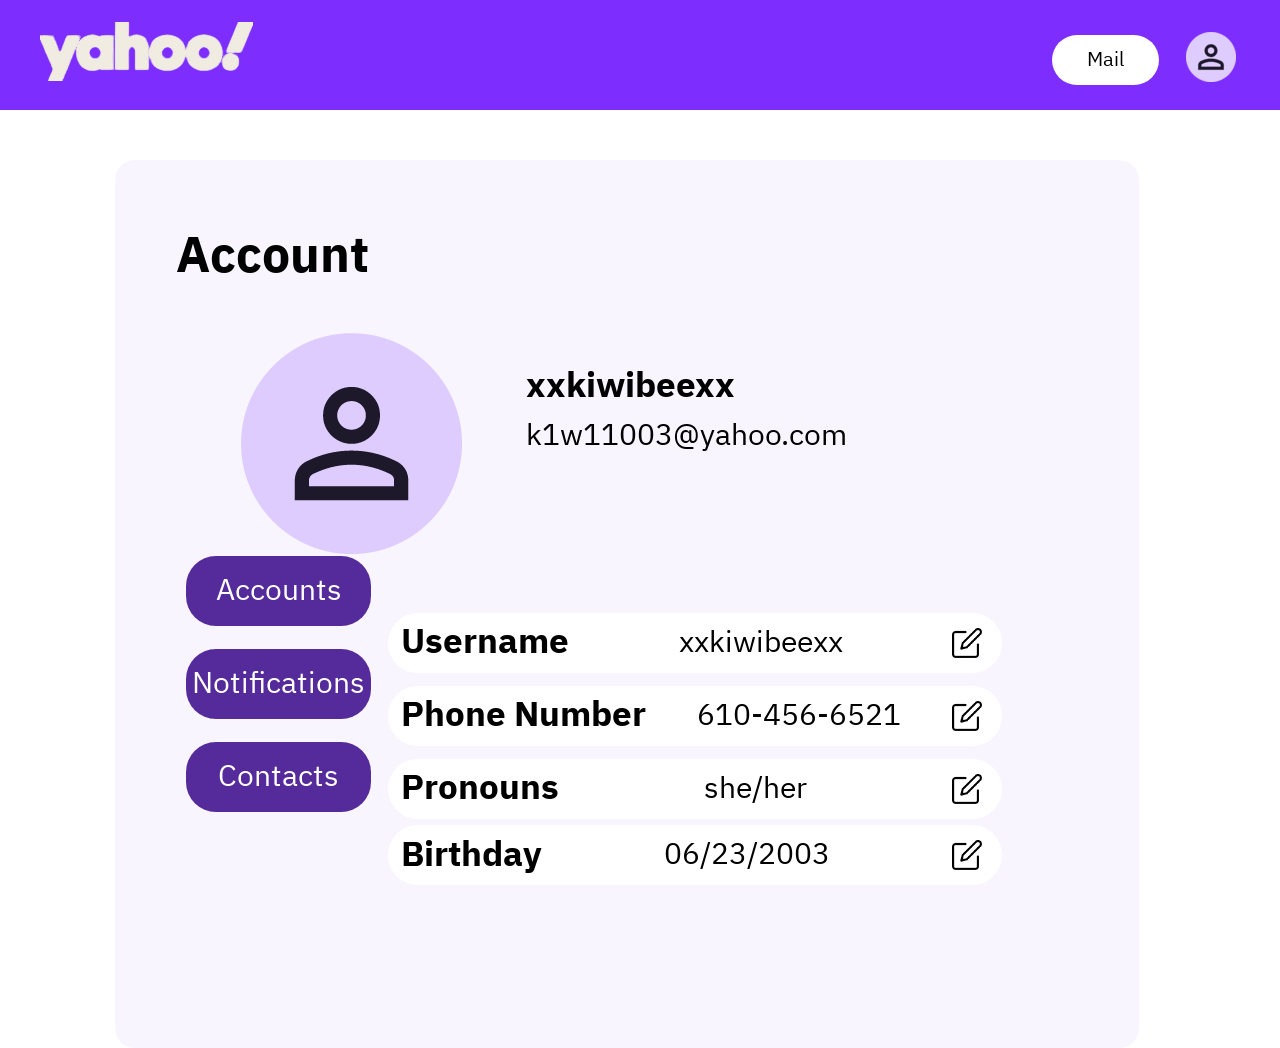
<file: profile.html>
<!DOCTYPE html>
<html>
  <head>
    <meta charset="UTF-8">
    <meta name="viewport" content="width=device-width, initial-scale=1.0">
    <title>Yahoo!</title>
    <link href="profile.css" rel="stylesheet" type="text/css" media="all">

 </head>
<body>

      <div class="header"> 
        <div class="headertitle">
          <a href="index.html" class="slink">
            <img src="images/yahoologo.png" alt="Yahoo!">
          </a>
        </div>
        <div class="headerbutton"> 
          <a href="email.html" class="button1">Mail</a>
        </div>
        <div class="headericon">
          <a href="profile.html" >
            <img src="images/profpic.png" alt="Account">
          </a>
        </div>
      </div>

             <div class="newsselection"> 
                    <a href="profile.html" class="buttonlink">
                      <span class="light">
                        Accounts
                      </span>
                    </a>
                    <a href="notification.html" class="buttonlink">
                      <span class="light">
                        Notifications
                      </span>
                    </a>
                    <a href="contacts.html" class="buttonlink">
                      <span class="light">
                        Contacts
                      </span>
                    </a>
              </div>


<div class="content">
  <div class="account">
    <div class="headingdiv"> 
      <h2> Account</h2> 
    </div>
          <div class="icondiv"> 
            <img src="images/icon.png">
          </div>
         <div class="emaildiv"> 
          <span class="bold">xxkiwibeexx</span>  
          <span class="light">k1w11003@yahoo.com</span>
        </div>
    <div class="fillout">
            <div class="userdiv data-row">
                <span class="bold">Username</span>
                xxkiwibeexx
                <img src="images/edit.png" height="30px">
            </div>

            <div class="phonediv data-row">
                <span class="bold">Phone Number</span>
                610-456-6521
                <img src="images/edit.png" height="30px">
            </div>

            <div class="pronoundiv data-row">
                <span class="bold">Pronouns</span>
                she/her
                <img src="images/edit.png" height="30px">
            </div>

            <div class="bdaydiv data-row">
                <span class="bold">Birthday</span>
                06/23/2003
                <img src="images/edit.png" height="30px">
            </div>
    </div>
  </div>
</div>

</body>

</html>
</file>
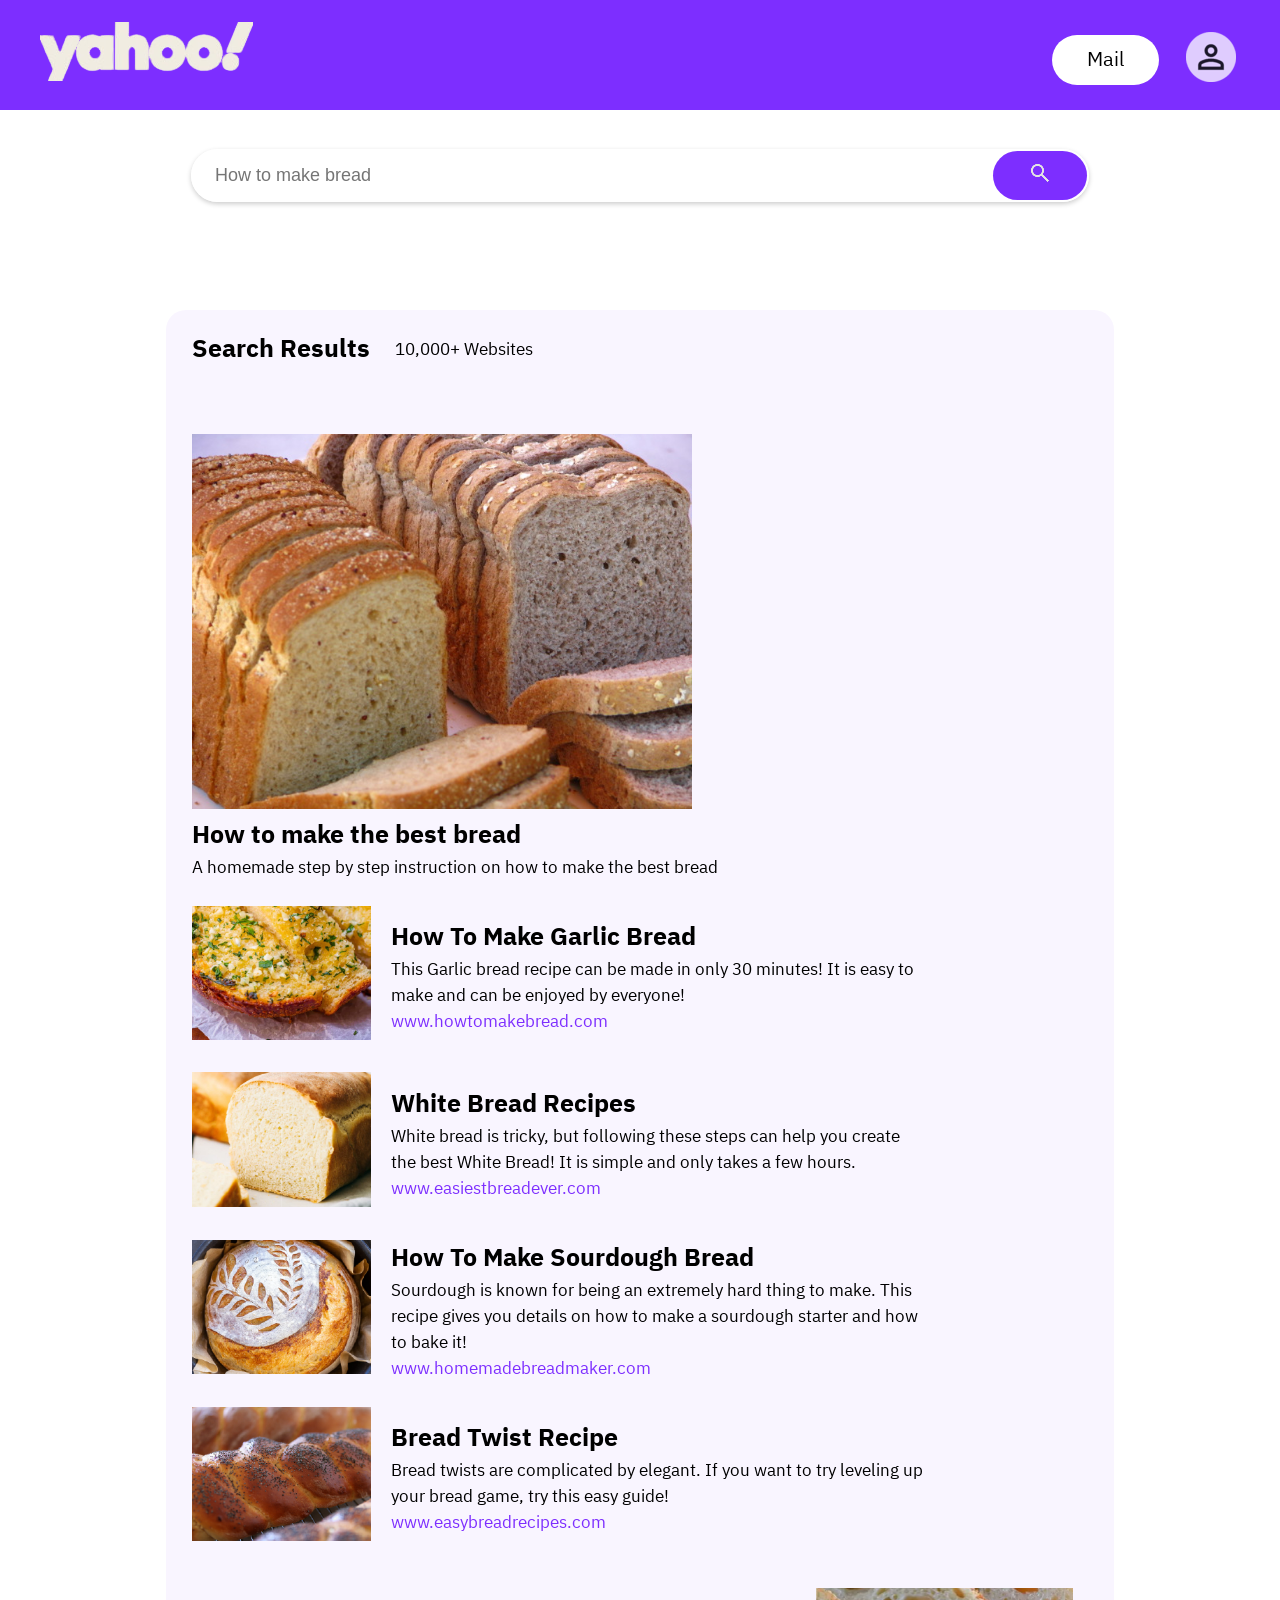
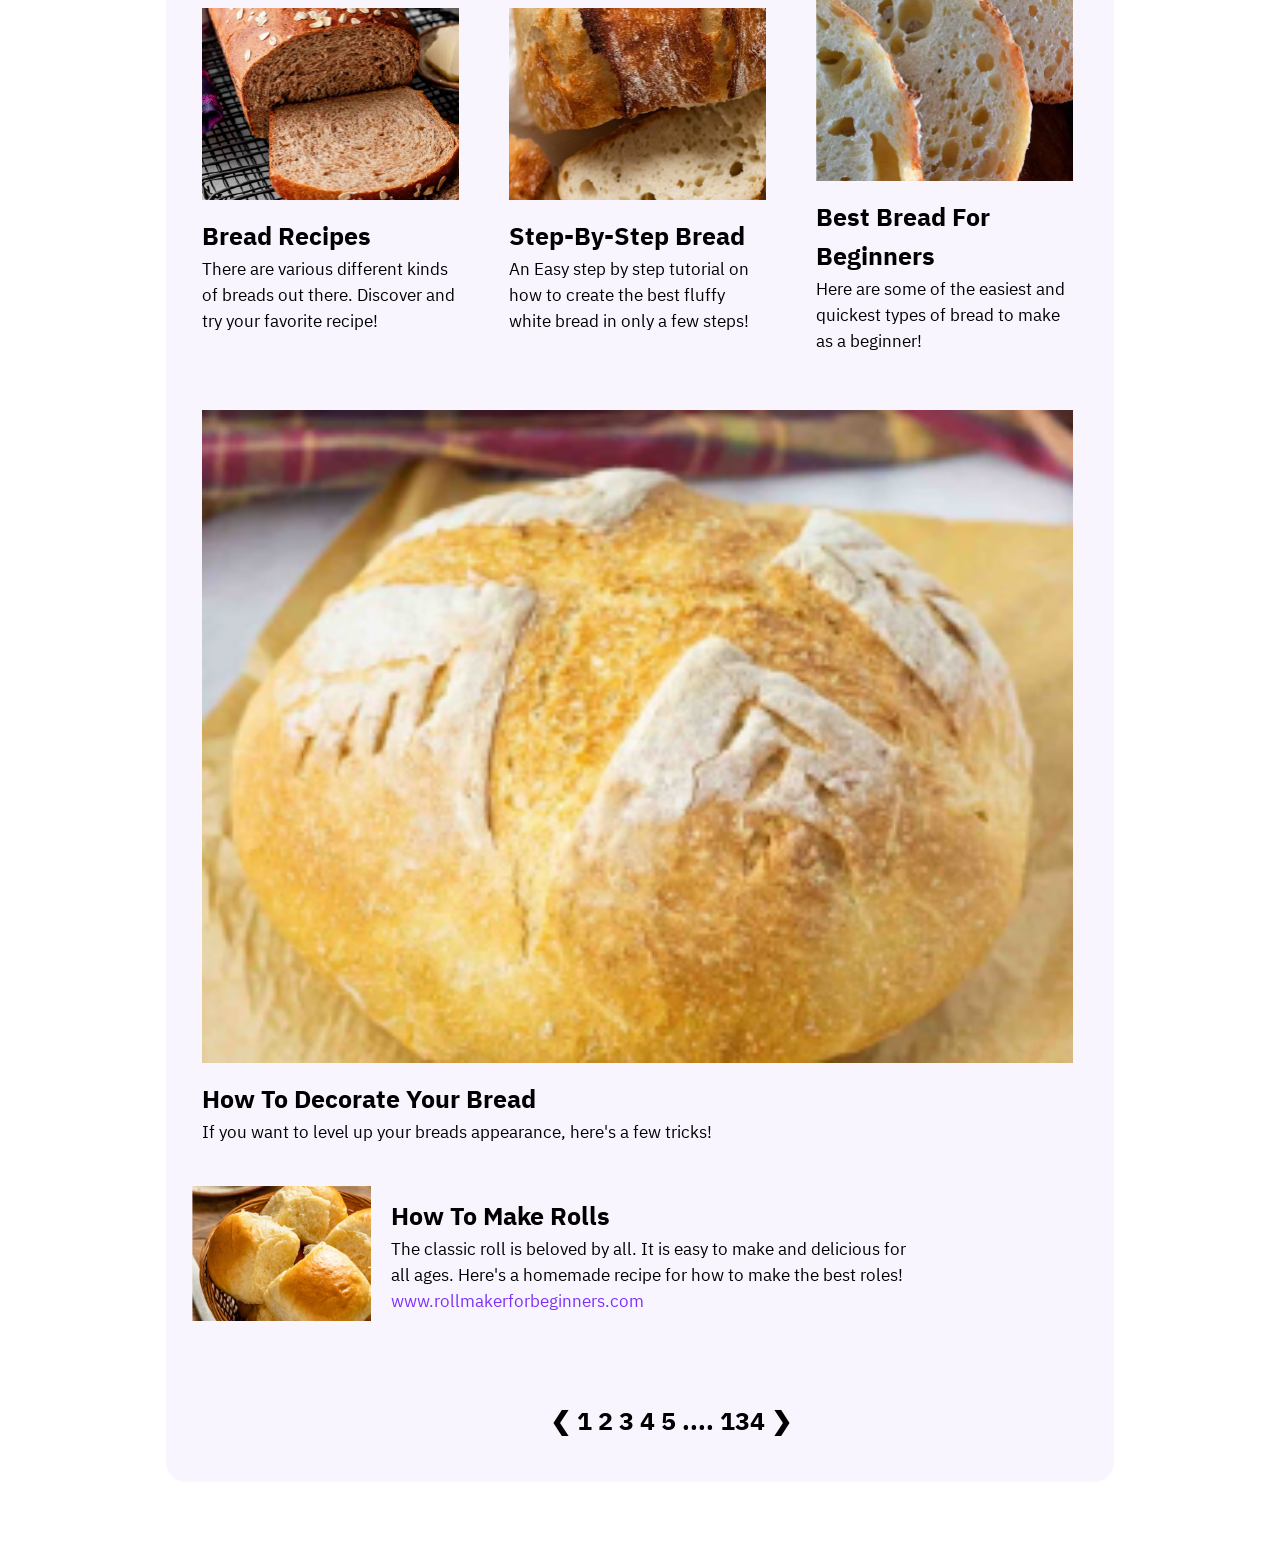
<file: search.html>
<!DOCTYPE html>
<html>
  <head>
    <meta charset="UTF-8">
    <meta name="viewport" content="width=device-width, initial-scale=1.0">
    <title>Yahoo!</title>
    <link href="search.css" rel="stylesheet" type="text/css" media="all">
 </head>
<body>

       <div class="header"> 
        <div class="headertitle">
          <a href="index.html">
            <img src="images/yahoologo.png" alt="Yahoo!">
          </a>
        </div>
        <div class="headerbutton"> 
          <a href= "email.html" class="button1">Mail</a>
        </div>
        <div class="headericon">
          <a href="profile.html" >
            <img src="images/profpic.png" alt="Account">
          </a>
        </div>
      </div>

<div class="searchbar">
    <div class="search-container">
        <input type="text" placeholder="How to make bread">
          <button class="button2"> <img src="images/search.png" alt="Search"> </button>
    </div>
</div>


<div class="content">
 
  <div class="results">
      <div class="text-result">
        <h3>Search Results</h3> 
      </div>
        <div class="paragraph">
          10,000+ Websites
        </div>
  </div>



<div class="big-result">
  <div class="big-image">
    <img src="images/bread.png" alt="Two stacks of white bread" width="100%"> 
  
    <div class="big-text-result">
      <h2> How to make the best bread </h2>
    </div>
    <div class="big-text-desc">
      <div class="paragraph">A homemade step by step instruction on how to make the best bread</div>
    </div>
  </div>
</div>



  <div class="big-result">
      <div class="imagediv"> 
          <img src="images/bread2.png" alt="Two sticks of garlic bread" width=100%> 
      </div>
        <div class="headingdiv">
           <h2> How To Make Garlic Bread</h2> 
        
          <div class="textdiv"> 
            <p class="paragraph">This Garlic bread recipe can be made in only 30 minutes! It is easy to make and can be enjoyed by everyone!</p>
          </div>
           <div class="textdiv"> 
            <p class="linkpara">www.howtomakebread.com</p>
          </div>
        </div>
      </div>

    <div class="big-result">
      <div class="imagediv"> 
          <img src="images/bread3.png" alt="A sliced roll of white bread" width=100%> 
      </div>
        <div class="headingdiv">
           <h2> White Bread Recipes</h2> 
        
          <div class="textdiv"> 
            <p class="paragraph">White bread is tricky, but following these steps can help you create the best White Bread! It is simple and only takes a few hours.</p>
          </div>
           <div class="textdiv"> 
            <p class="linkpara">www.easiestbreadever.com</p>
          </div>
        </div>
    </div>


    <div class="big-result">
      <div class="imagediv"> 
          <img src="images/bread4.png" alt= "Baked sourdough bread with flour on top" width=100%> 
      </div>
        <div class="headingdiv">
           <h2> How To Make Sourdough Bread</h2> 
        
          <div class="textdiv"> 
            <p class="paragraph">Sourdough is known for being an extremely hard thing to make. This recipe gives you details on how to make a sourdough starter and how to bake it! </p>
          </div>
           <div class="textdiv"> 
            <p class="linkpara">www.homemadebreadmaker.com</p>
          </div>
        </div>
    </div>

    <div class="big-result">
      <div class="imagediv"> 
          <img src="images/bread5.png" alt="Bread twist" width=100%> 
      </div>
        <div class="headingdiv">
           <h2> Bread Twist Recipe </h2> 
        
          <div class="textdiv"> 
            <p class="paragraph">
              Bread twists are complicated by elegant. If you want to try leveling up your bread game, try this easy guide!
            </p>
          </div>
           <div class="textdiv"> 
            <p class="linkpara">www.easybreadrecipes.com</p>
          </div>
        </div>
    </div>








    <div class="trendingsection">
      <div class="smallimagediv"> 
        <img src="images/bread6.png" alt="A loaf of whole wheat bread" width=100%> 
      </div>
        <div class="smallheadingdiv">
          <h2> Bread Recipes </h2>
        </div>
        <div class="smalltextdiv"> 
          <p class="paragraph">There are various different kinds of breads out there. Discover and try your favorite recipe!</p>
        </div>
    </div>

    <div class="trendingsection">
      <div class="smallimagediv"> 
        <img src="images/bread7.png" alt="Sliced sourdough bread" width=100%> 
      </div>
      <div class="smallheadingdiv">
        <h2> Step-By-Step Bread </h2>
      </div>
      <div class="smalltextdiv"> 
        <p class="paragraph"> An Easy step by step tutorial on how to create the best fluffy white bread in only a few steps!</p>
      </div>
    </div>

    <div class="trendingsection">
      <div class="smallimagediv"> 
        <img src="images/bread8.png" alt="Three slices of white bread" width=100%> 
      </div>
      <div class="smallheadingdiv">
        <h2> Best Bread For Beginners</h2>
      </div>
      <div class="smalltextdiv"> 
        <p class="paragraph">
        Here are some of the easiest and quickest types of bread to make as a beginner!</p>
      </div>
    </div>

        <div class="trendingsection">
      <div class="smallimagediv"> 
        <img src="images/bread9.png" alt="A baked sourdough bread with decorative scoring" width=100%> 
      </div>
      <div class="smallheadingdiv">
        <h2> How To Decorate Your Bread </h2>
      </div>
      <div class="smalltextdiv"> 
        <p class="paragraph">If you want to level up your breads appearance, here's a few tricks!</p>
      </div>
    </div>





 <div class="big-result">
      <div class="imagediv"> 
          <img src="images/bread10.png" alt="A basket of four rolls of bread" width=100%> 
      </div>
        <div class="headingdiv">
           <h2> How To Make Rolls </h2> 
        
          <div class="textdiv"> 
            <p class="paragraph">The classic roll is beloved by all. It is easy to make and delicious for all ages. Here's a homemade recipe for how to make the best roles!
            </p>
          </div>
           <div class="textdiv"> 
            <p class="linkpara">www.rollmakerforbeginners.com</p>
          </div>
        </div>
      </div>


    <div class="pageselect">
      <h3>❮ 1 2 3 4 5 .... 134 ❯</h3> 
    </div>


</div>



</body>

</html>
</file>
<file: style.css>
@import url('https://fonts.googleapis.com/css2?family=IBM+Plex+Sans+Devanagari:wght@100;200;300;400;500;600;700&display=swap');


body{
	height:310%;
	width:100%;
	margin:0;
	padding-bottom: 60px;

	  font-family: "IBM Plex Sans Devanagari", sans-serif;
	  font-weight: 400;
	  font-style: normal;

	background-color:white;
}


/* TEXT*/

h1{
	margin: 0;
	}

h2{
	font-size:25px;
	font-family: "IBM Plex Sans Devanagari", sans-serif;
	font-weight: bold;
	font-style: normal;
	color:black;
	text-decoration: none;
}

				h2:hover{
			 	color: #7D2EFF;
			 	text-decoration: underline;
	  			transition:0.5s;

					}

h3{
	font-size:25px;
	font-family: "IBM Plex Sans Devanagari", sans-serif;
	font-weight: bold;
	font-style: normal;
	color:black;}


.paragraph{
	font-size: 17px;
	font-family: "IBM Plex Sans Devanagari", sans-serif;
	font-weight: 400;
	font-style: normal;
}

	a{
	color: #7D2EFF;
	}



/*HEADER*/


.header{
	 padding-top:10px;

	position:fixed;
	background-color: #7D2EFF;
	height:100px;
	width:100%;

	z-index:1000;

	display:flex;
	flex-wrap:nowrap;
}

		.headertitle{
			margin-left: 40px;
			align-content: center;

			font-size: 40px;
			flex-grow:9;

		}

		.headerbutton{
			align-content: center;


			flex-grow:0.3;

		}

		.headericon{
			align-content: center;

			flex-grow:0.5;

		}

					.button1{
						font-size: 20px;
						border:none;
						padding:10px 35px 10px 35px;
						background-color: white;
						border-radius:45px;

					}


				.button1:hover{
					background-color:#A571FF;
					color:white;
					transition:0.5s}


/*Search bar*/


.searchbar {
	height:250px;
	flex: 1;
	display: flex;
	justify-content: center; 
	align-items: center; 
}

.search-container{
	position: relative;
	display: flex;
	flex-wrap:nowrap;

	align-content: center;
	margin-top:100px;
	background-color: white;

	border-radius: 30px;

	box-shadow:0px 2px 5px rgba(0, 0, 0, 0.2);
}

.search-container input{
	width:850px;
	font-size:18px;
	padding:16px 24px;
	border-radius: 30px;
	border:none;

}


					.button2{
						position: absolute;
						margin-top:2px;
						margin-right:2px;
						right: 0;   
						font-size: 20px;
						border:none;
						padding:10px 35px 10px 35px;
						background-color: #7D2EFF;
						border-radius:45px;
					}
					

/*Nav bar AND News Section */


.content{
		background-color: #F9F5FF;
		border-radius: 20px;
		margin-top: 60px;
	height:auto;
	width:auto;
	padding-top:20px;
margin-left: 500px;
margin-right:7%;
	display:flex;
	flex-wrap: wrap;
	padding-left:2%;
	gap:25px;
	
}


					.newsselection{ 
						position: fixed;
						left: 2%;

						padding: 20px;
					background-color: #F9F5FF;

					height: 750px;
					width: 13%;

					border-radius: 20px;

					font-size: 40px;
					}


							.imagediv{
								width:110%;
								}

								.headingdiv{
								width:110%;
								}


								.textdiv{
								width:110%;
								}


		.trendingsection{
			align-content: center;

			padding:15px 15px 15px 10px;
			

			height:auto;
			width:300px;
			border-radius:10px;

			font-size: 40px;
			flex-grow:2;

			margin-right: 80px;

		}



					.button3{
						width:100%;
					border:none;
					margin-left:0;
					margin-top:5px;

					text-align: left;
					font-size: 25px;
					padding:10px 5px 10px 5px;
					background-color: #F9F5FF;
					border-radius:10px;

					}

						.button3:hover {
							background-color: #7D2EFF;
	  						color: white;

	  						transition:0.5s;
						}



@media screen and (max-width: 1080px) {

	.content{
		margin-left: 250px;
		margin-right:7%;
	}

}


@media screen and (max-width: 800px) {
.search-container input{
	width:350px;}

				.newsselection{ 
					width: 24%;
					}
	
}
</file>
<file: article.css>
@import url('https://fonts.googleapis.com/css2?family=IBM+Plex+Sans+Devanagari:wght@100;200;300;400;500;600;700&display=swap');


body{
  height:310%;
  width:100%;
  margin:0;
  padding-bottom: 60px;

    font-family: "IBM Plex Sans Devanagari", sans-serif;
    font-weight: 400;
    font-style: normal;

  background-color:white;
   padding-top: 110px;
}


/* TEXT*/

h1{
  margin: 0;
  }

h2{
  font-size:45px;
  font-family: "IBM Plex Sans Devanagari", sans-serif;
  font-weight: bold;
  font-style: normal;
  color:black;
  margin: 0
}


h3{
  font-size:25px;
  font-family: "IBM Plex Sans Devanagari", sans-serif;
  font-weight: bold;
  font-style: normal;
  color:black;
margin: 0;}


.paragraph{
  font-size: 20px;
  font-family: "IBM Plex Sans Devanagari", sans-serif;
  font-weight: 400;
  font-style: normal;
  margin:0;

    display: block;
width: 100%;
}

.lstparagraph{
  font-size: 17px;
  font-family: "IBM Plex Sans Devanagari", sans-serif;
  font-weight: 400;
  font-style: normal;
  margin:0;
  padding-bottom: 50px;
  padding-top: 60px;
}





.linkpara{
  font-size: 17px;
  font-family: "IBM Plex Sans Devanagari", sans-serif;
  font-weight: 400;
  font-style: normal;
  margin:0;
  color: #7D2EFF;
}



.sourcelink {
  color:  #7D2EFF;
  font-weight: bold;
  text-decoration: underline;
}




/*HEADER*/


.header{
  top:0;
   padding-top:10px;

  position:fixed;
  background-color: #7D2EFF;
  height:100px;
  width:100%;

  z-index:1000;

  display:flex;
  flex-wrap:nowrap;
}

    .headertitle{
      margin-left: 40px;
      align-content: center;

      font-size: 40px;
      flex-grow:9;

    }

    .headerbutton{
      align-content: center;


      flex-grow:0.3;

    }

    .headericon{
      align-content: center;

      flex-grow:0.5;

    }

          .button1{
            font-size: 20px;
            border:none;
            padding:10px 35px 10px 35px;
            background-color: white;
            border-radius:45px;
            color: black;
            text-decoration: none;
          }


        .button1:hover{
          background-color:#A571FF;
          color:white;
          transition:0.5s}




          .button2{
            position: absolute;
            margin-top:2px;
            margin-right:2px;
            right: 0;   
            font-size: 20px;
            border:none;
            padding:10px 35px 10px 35px;
            background-color: #7D2EFF;
            border-radius:45px;
          }
          

/*Nav bar AND News Section */


.content{
    background-color: #F9F5FF;
    border-radius: 20px;


  height:auto;
  width:auto;

  padding-left:2%;
  padding-right:2%;
  padding-top:20px;

  margin-left: 13%;
  margin-right:13%;
   margin-top: 60px;

  display:flex;
  flex-wrap: wrap;

  gap:25px;
  
}

.article{

  width: 1000px;
  display: flex;

  align-items: center;  
  flex-wrap: wrap;    
  display: block;

gap:25px;
}

.articlename{
  height: auto;
}


.artiimg{
  width: 100%;
  height: auto;
  min-width: 0;


  display: flex;
  padding-top:10px ;
  margin-bottom: 60px;

  align-items: center;    
}


.artiimg img {
  width: 100%;
  height: auto;
  display: block;
}



          .button3{
            width:100%;
          border:none;
          margin-left:0;
          margin-top:5px;

          text-align: left;
          font-size: 25px;
          padding:10px 5px 10px 5px;
          background-color: #F9F5FF;
          border-radius:10px;

          }

            .button3:hover {
              background-color: #7D2EFF;
                color: white;

                transition:0.5s;
            }



@media screen and (max-width: 1080px) {

  .content{
    margin-left: 7%;
    margin-right:7%;
  }

    .trendingsection{
      align-content: center;

      padding:15px 15px 15px 10px;
      

      height:auto;
      width:300px;
      border-radius:10px;

      font-size: 40px;
      flex-grow:2;

    }

}


@media screen and (max-width: 800px) {
.search-container input{
  width:350px;}

        .newsselection{ 
          width: 24%;
          }

              .imagediv{
                width:30%;
                }
  
}
</file>
<file: notification.css>
@import url('https://fonts.googleapis.com/css2?family=IBM+Plex+Sans+Devanagari:wght@100;200;300;400;500;600;700&display=swap');


body{
	height:100%;
	width:100%;
	margin:0;

	  font-family: "IBM Plex Sans Devanagari", sans-serif;
	  font-weight: 400;
	  font-style: normal;

	background-color:white;
}


/* TEXT*/

h1{margin: 0;}

		h2{font-size: 50px;
			font-family: "IBM Plex Sans Devanagari", sans-serif;
			  font-weight: bold;
			  font-style: normal;
			  margin:0;} 
			

		h3{
			font-size: 23px;
			font-family: "IBM Plex Sans Devanagari", sans-serif;
			  font-weight: 400;
			  font-style: normal;
			  margin:0;
			}

			  .light{ font-size: 30px;
			font-family: "IBM Plex Sans Devanagari", sans-serif;
			  font-weight: 400;
			  font-style: normal;
			  margin:0;
			  display: block;} 



			  .bold{ font-size: 35px;
			font-family: "IBM Plex Sans Devanagari", sans-serif;
			  font-weight: bold;
			  font-style: normal;
			  margin:0;
			  display: inline;
			  float:;
			} 

			

/*HEADER*/


.header{
	padding-top:10px;

	position:fixed;
	background-color: #7D2EFF;
	height:100px;
	width:100%;
	    top: 0;
    	left: 0;

	display:flex;
	flex-wrap:nowrap;
}

		.headertitle{
			margin-left: 40px;
			align-content: center;

			font-size: 40px;
			flex-grow:9;

		}

		.headerbutton{
			align-content: center;


			flex-grow:0.3;

		}

		.headericon{
			align-content: center;

			flex-grow:0.5;

		}

					.button1{
						font-size: 20px;
						border:none;
						padding:10px 35px 10px 35px;
						background-color: white;
						border-radius:45px;
						text-decoration: none;
						color: black;
					}


				.button1:hover{
					background-color:#A571FF;
					color:white;
					transition:0.5s}

/* Switches */
.switch {
  position: relative;
  display: inline-block;
  width: 60px;
  height: 34px;
}

.switch input {
  display: none;
}

.slider {
  position: absolute;
  cursor: pointer;
  background-color: #ccc;
  border-radius: 34px;
  top: 0;
  left: 0;
  right: 0;
  bottom: 0;
  transition: 0.4s;
}

.slider:before {
  content: "";
  position: absolute;
  height: 26px;
  width: 26px;
  left: 4px;
  bottom: 4px;
  background-color: white;
  border-radius: 50%;
  transition: 0.4s;
}

input:checked + .slider {
  background-color: #7D2EFF;
}

input:checked + .slider::before {
  transform: translateX(26px);
}



/*Content*/

.data-row {
    pointer-events: auto;
    display: flex;
    justify-content: space-between;
    vertical-align: middle;
    align-items: center;
    padding: 0 20px;
}

			.newsselection{ 
						position: fixed;
						top:59%;
						left: 13%;

						padding: 20px;
					height: 20%;
					width: 16%;

					border-radius: 20px;

					font-size: 40px;
					}



.content{
	margin-left:9%;
	background-color: #F9F5FF;
		display: flex;
		  flex-direction: column;
		border-radius: 20px;	
		height:100%;
		margin-top: 170px;
		left:2%;
		width: 80%;

}



				.account{
					 width: 90%;
					 height:100%;
					 margin-top: 2%;
					 margin-left: 5%;
					 padding: 10px;
					 text-align: center;  
					 font-size: 30px;
				}

						.headingdiv{
							width:100%;

							text-align:left;
							margin-top: 3%;
						}

						.icondiv{
							padding-top:10px;
							margin-top: 3%;
							height: auto;
							width:350px;	
							float:left;
						}

						.emaildiv{
							width:100%;	
							margin-top: 7%;
							text-align: left;

						}

/*Fill out Section */


.fillout{

	display:flex;
	flex-wrap:nowrap;
		margin-left:23%;
		display: flex;
		  flex-direction: column;
		border-radius: 20px;	
		height:400px;
		margin-top: 80px;
		width: 70%;
}
				.userdiv{
						background-color: white;
						width:90%;	
						height:15%;	
						margin-top: 7%;
						text-align: left;
							border-radius: 30px;
							padding-left:2%}

				.phonediv{
					background-color: white;
					height:15%;
						width:90%;	
						margin-top: 2%;
						text-align: left;
						border-radius: 30px;
						padding-left:2%
				}

				.pronoundiv{
					background-color: white;
					height:15%;
						width:90%;	
						margin-top: 2%;
						text-align: left;
						border-radius: 30px;
						padding-left:2%
				}

				.bdaydiv{
					background-color: white;
					height:15%;
						width:90%;	
						margin-top: 2%;
						text-align: left;
						border-radius: 30px;
						padding-left:2%
				}

						.filloutsectdiv{
						background-color: white;
						height:15%;
						width:100%;	
						margin-top: 2%;
						text-align: left;
						border-radius: 30px;
						padding-left:2%
							}


/* link style */

					.buttonlink{
  				display: block;          
  				text-align: center;
 				background-color: #552A9A;
 			 	border-radius: 30px;
  				width: 90%;
  				padding: 12px 0;        
  				margin-top: 23px;
  				color: white;
  				text-decoration: none; 
					}

						.buttonlink:hover {
							background-color: #7D2EFF;
	  						color: white;

	  						transition:0.5s;
						}

						a{
							margin:0;
						}







@media screen and (max-width: 1080px) {



.content{
	margin-left:9%;
	height: 100%;
		left:2%;
		width: 80%;
}


				.newsselection{ 

						top:50%;
						left: 10%;

					height: 20%;
					width: 73%;

					}

						a{
 			display: inline-block;
  				width: 30%;
  				  margin-right: 2%;

					}

.fillout{
		margin-left:1%;
		height:400px;
		margin-top: 200px;
		width: 100%;
}

					.buttonlink{
  				display: inline-block;          
  				width: 30%;
					}


}


@media screen and (max-width: 800px) {


/*Text*/
  .light{ font-size: 20px;} 

	.bold{ font-size: 25px;} 

							.icondiv{
							padding-top:10px;
							margin-top: 3%;
							width:520px;	
							align-content: center;
						}

						.emaildiv{
							text-align: center;}


				.newsselection{ 

						top:620px;
						left: 10%;

						padding: 20px;

					height: 20%;
					width: 73%;
					}

					

.content{
	margin-left:9%;
	height: 80%;
		left:2%;
		width: 80%;
}


.fillout{

		margin-left:1%;
		display: flex;
		  flex-direction: column;
		border-radius: 20px;	
		height:330px;
		margin-top: 100px;
		width: 100%;
}


}
</file>
<file: email.css>
@import url('https://fonts.googleapis.com/css2?family=IBM+Plex+Sans+Devanagari:wght@100;200;300;400;500;600;700&display=swap');


body{
  padding-bottom:140px;
	margin:0;
	padding-top: 180px;

	  font-family: "IBM Plex Sans Devanagari", sans-serif;
	  font-weight: 400;
	  font-style: normal;
	background-color:white;
}

h1{
  margin: 0;
  }

h2{
  font-size:25px;
  font-family: "IBM Plex Sans Devanagari", sans-serif;
  font-weight: bold;
  font-style: normal;
  color:black;
  width: 100%;
}


h3{
  font-size:20px;
  font-family: "IBM Plex Sans Devanagari", sans-serif;
  font-weight: bold;
  font-style: normal;
  color:black;}


.paragraph{
  font-size: 17px;
  font-family: "IBM Plex Sans Devanagari", sans-serif;
  font-weight: 400;
  font-style: normal;
}


/*HEADER*/

.header{
  top:0;
   padding-top:10px;

  position:fixed;
  background-color: #7D2EFF;
  height:100px;
  width:100%;

  z-index:1000;

  display:flex;
  flex-wrap:nowrap;
}

    .headertitle{
      margin-left: 40px;
      align-content: center;

      font-size: 40px;
      flex-grow:9;

    }

    .headerbutton{
      align-content: center;


      flex-grow:0.3;

    }

    .headericon{
      align-content: center;

      flex-grow:0.5;

    }

          .button1{
            font-size: 20px;
            border:none;
            padding:10px 35px 10px 35px;
            background-color: white;
            border-radius:45px;
          }


        .button1:hover{
          background-color:#A571FF;
          color:white;
          transition:0.5s}




          .button2{
            position: absolute;
            margin-top:2px;
            margin-right:2px;
            right: 0;   
            font-size: 20px;
            border:none;
            padding:10px 35px 10px 35px;
            background-color: #7D2EFF;
            border-radius:45px;
          }





/*Search bar*/


.searchbar {
  height:250px;
  flex: 1;
  display: flex;
  justify-content: center; 
  align-items: center; 
}

.search-container{
  position: relative;
  display: flex;
  flex-wrap:nowrap;

  align-content: center;
  background-color: white;

  border-radius: 30px;

  box-shadow:0px 2px 5px rgba(0, 0, 0, 0.2);
}

.search-container input{
  width:850px;
  font-size:18px;
  padding:16px 24px;
  border-radius: 30px;
  border:none;

}


          .button2{
            position: absolute;
            margin-top:2px;
            margin-right:2px;
            right: 0;   
            font-size: 20px;
            border:none;
            padding:10px 35px 10px 35px;
            background-color: #7D2EFF;
            border-radius:45px;
          }
          

/*Nav bar AND News Section */


.content{
    background-color: #F9F5FF;
    border-radius: 20px;
  height:auto;
  width:auto;
  padding-top:20px;
margin-left: 500px;
margin-right:7%;
  display:flex;
  flex-wrap: wrap;
  padding-left:2%;
  gap:13%;
  
}


          .emailselection{ 
            position: fixed;
            left: 2%;

            padding: 20px;
          background-color: #F9F5FF;

          height: 750px;
          width: 13%;

          border-radius: 20px;

          font-size: 40px;
          }




/* ICON for email */
.avatar {
 margin-right: 0;
 padding:20px;
    display: flex;
  align-items: center;
  justify-content: center;

}

.card {
  margin-bottom: 10px;
  display: flex;
  width: 70%;
  font-family: sans-serif;
}

/* RIGHT SIDE */
.card-info {
  flex: 1;
}

/* Email and Title */
.top {
  padding: 2px 15px;
}

.top h2 {
  margin: 0;
}

.top h3 {
  margin:0;
}

/* Description of email*/
.desc {
  padding: 5px 15px;
}


.results{
  width:auto;
  display: flex;

  align-items: center;      

gap:25px;
}

.text-result{
  height: auto;
}


.pageselect{
  padding-bottom:40px;
  margin-top: 50px;
  padding-left:40%;
  width: 300px;
  color:#7D2EFF;

  align-items: center;      
}





          .button3{
            width:100%;
          border:none;
          margin-left:0;
          margin-top:5px;

          text-align: left;
          font-size: 25px;
          padding:10px 5px 10px 5px;
          background-color: #F9F5FF;
          border-radius:10px;

          }

            .button3:hover {
              background-color: #7D2EFF;
                color: white;

                transition:0.5s;
            }

          .button4{
            width:100%;
          border:none;
          margin-left:0;
          margin-top:5px;

          display: inline;

          text-align: left;
          font-size: 25px;
          padding:10px 5px 10px 45px;
          background-color: #F9F5FF;
          border-radius:10px;

          }

            .button4:hover {
              background-color: #7D2EFF;
                color: white;

                transition:0.5s;
            }



@media screen and (max-width: 1080px) {

  .content{
    margin-left: 250px;
    margin-right:7%;
  }
}


@media screen and (max-width: 800px) {
  .emailselection{ 
    width:21%;
  }

}
</file>
<file: politics.css>
@import url('https://fonts.googleapis.com/css2?family=IBM+Plex+Sans+Devanagari:wght@100;200;300;400;500;600;700&display=swap');


body{
	height:310%;
	width:100%;
	margin:0;
	padding-bottom: 60px;

	  font-family: "IBM Plex Sans Devanagari", sans-serif;
	  font-weight: 400;
	  font-style: normal;

	background-color:white;
}


/* TEXT*/

h1{
	margin: 0;
	}

h2{
	font-size:25px;
	font-family: "IBM Plex Sans Devanagari", sans-serif;
	font-weight: bold;
	font-style: normal;
	color:black;
}

				h2:hover{
			 	color: #7D2EFF;
			 	text-decoration: underline;
	  			transition:0.5s;

					}

h3{
	font-size:25px;
	font-family: "IBM Plex Sans Devanagari", sans-serif;
	font-weight: bold;
	font-style: normal;
	color:black;}


.paragraph{
	font-size: 17px;
	font-family: "IBM Plex Sans Devanagari", sans-serif;
	font-weight: 400;
	font-style: normal;
}


	a{
	color: #7D2EFF;
	}

/*HEADER*/


.header{
	padding-top:10px;
	position:fixed;
	background-color: #7D2EFF;
	height:100px;
	width:100%;

	z-index:1000;

	display:flex;
	flex-wrap:nowrap;
}

		.headertitle{
			margin-left: 40px;
			align-content: center;

			font-size: 40px;
			flex-grow:9;

		}

		.headerbutton{
			align-content: center;


			flex-grow:0.3;

		}

		.headericon{
			align-content: center;

			flex-grow:0.5;

		}

					.button1{
						text-decoration: none;
						font-size: 20px;
						border:none;
						padding:10px 35px 10px 35px;
						background-color: white;
						border-radius:45px;
					}


				.button1:hover{
					background-color:#A571FF;
					color:white;
					transition:0.5s}


/*Search bar*/


.searchbar {
	height:250px;
	flex: 1;
	display: flex;
	justify-content: center; 
	align-items: center; 
}

.search-container{
	position: relative;
	display: flex;
	flex-wrap:nowrap;

	align-content: center;
	margin-top:100px;
	background-color: white;

	border-radius: 30px;

	box-shadow:0px 2px 5px rgba(0, 0, 0, 0.2);
}

.search-container input{
	width:850px;
	font-size:18px;
	padding:16px 24px;
	border-radius: 30px;
	border:none;

}


					.button2{
						position: absolute;
						margin-top:2px;
						margin-right:2px;
						right: 0;   
						font-size: 20px;
						border:none;
						padding:10px 35px 10px 35px;
						background-color: #7D2EFF;
						border-radius:45px;
					}
					

/*Nav bar AND News Section */


.content{
		background-color: #F9F5FF;
		border-radius: 20px;
		margin-top: 60px;
	height:auto;
	width:auto;
	padding-top:20px;
margin-left: 500px;
margin-right:7%;
	display:flex;
	flex-wrap: wrap;
	padding-left:2%;
	gap:13%;
	
}


					.newsselection{ 
						position: fixed;
						left: 2%;

						padding: 20px;
					background-color: #F9F5FF;

					height: 750px;
					width: 13%;

					border-radius: 20px;

					font-size: 40px;
					}


							.imagediv{
								width:100%;
								object-fit: cover;
								}

								.headingdiv{
								width:100%;
								}


								.textdiv{
								width:100%;
								}


		.trendingsection{
			align-content: center;

			padding:15px 15px 15px 10px;
			

			height:auto;
			width:300px;
			border-radius:10px;

			font-size: 40px;
			flex-grow:2;

		}


/*CAROUSEL*/
/* Slideshow container */
.mySlides {display: none;
  height: 600px;
}

/* Slideshow container */
.slideshow-container {
	background-color: #F9F5FF;
		border-radius: 20px;

padding:40px 145px 40px ;
	left:27%;
  max-width: 50%;
  position: relative;

  margin-top:3%;
}

/* Next & previous buttons */
.prev, .next {
  cursor: pointer;
  position: absolute;
  top: 50%;
  width: auto;
  padding: 16px;
  margin-top: -22px;
  color: white;
  font-weight: bold;
  font-size: 18px;
  transition: 0.6s ease;
  border-radius: 0 3px 3px 0;
  user-select: none;

  z-index: 10;
}

/* Position the "next button" to the right */
.next {
  right: 11.5%;
  border-radius: 3px 0 0 3px;
}

/* On hover, add a black background color with a little bit see-through */
.prev:hover, .next:hover {
  background-color: rgba(0,0,0,0.8);
}

/* Caption text */
.text {
  color: #f2f2f2;
  font-size: 15px;
  padding: 8px 12px;
  position: absolute;
  bottom: 8px;
  width: 100%;
  text-align: center;
}

/* Number text (1/3 etc) */
.numbertext {
  color: #f2f2f2;
  font-size: 12px;
  padding: 8px 12px;
  position: absolute;
  top: 0;
}

/* The dots/bullets/indicators */
.dot {
  cursor: pointer;
  height: 15px;
  width: 15px;
  margin: 0 2px;
  background-color: #bbb;
  border-radius: 50%;
  display: inline-block;
  transition: background-color 0.6s ease;
}

.active, .dot:hover {
  background-color: #717171;
}

/* Fading animation */
.fade {
  animation-name: fade;
  animation-duration: 1.5s;
}

@keyframes fade {
  from {opacity: .4} 
  to {opacity: 1}
}


.img-wrapper {
	 height: 100%;
  position: relative;
  display: block;
}

.img-wrapper img {
  width: 100%;
  height: 100%;
  object-fit: cover; 
}



.gradient::after {
  content: "";
  position: absolute;
  inset: 0;
  background: linear-gradient(to bottom, transparent, rgba(0,0,0,1.9));

}


.text1{
	font-weight: bold;
 position: absolute;
  top: 70%;
  left: 18%;
  color: white;
  font-size: 34px;
  z-index: 2;
}

.text1:hover{
		color: #7D2EFF;
		text-decoration: underline;
	  transition:0.5s;
}

.text2{
	  position: absolute;
  bottom: 10%;
  left: 18%;
  right: 20%;
  color: white;
  font-size: 28px;
  z-index: 2;
}





					.button3{
						width:100%;
					border:none;
					margin-left:0;
					margin-top:5px;

					text-align: left;
					font-size: 25px;
					padding:10px 5px 10px 5px;
					background-color: #F9F5FF;
					border-radius:10px;

					}

						.button3:hover {
							background-color: #7D2EFF;
	  						color: white;

	  						transition:0.5s;
						}



@media screen and (max-width: 1080px) {

	.content{
		margin-left: 250px;
		margin-right:7%;
	}


/*Carousel*/


.slideshow-container {
	padding:20px 105px 20px;
	margin-left:100px;
	margin-right:55px;
	left:14%;
  max-width: 50%;
  position: relative;

  margin-top:3%;
}


.next {
  right: 14%;
  border-radius: 3px 0 0 3px;
}

.text1{

 position: absolute;
  top: 62%;
  left: 18%;
  color: white;
  font-size: 34px;
  z-index: 2;
}

.text2{
	  position: absolute;
  bottom: 10%;
  left: 18%;
  right: 20%;
  color: white;
  font-size: 25px;
  z-index: 2;
}

}


@media screen and (max-width: 800px) {

.content{
margin-left: 300px;
margin-right:7%;
	display:flex;
	flex-wrap: wrap;
	padding-left:2%;
	gap:13%;
	
}


/*Carousel*/

.mySlides {
  height: 400px;
}

.slideshow-container {
	padding:40px 45px 40px;
	margin-left:200px;
	margin-right:155px;
	left:30%;
  max-width: 50%;
  position: relative;

  margin-top:3%;
}


.next {
  right: 9%;
  border-radius: 3px 0 0 3px;
}

/*content section*/


.search-container input{
	width:350px;}

				.newsselection{ 
					width: 24%;
					}

.prev, .next,.text {font-size: 11px}

.slideshow-container {
	left:12%;
	max-width:60%;
	
}

.text1{

 position: absolute;
  top: 57%;
  left: 18%;
  color: white;
  font-size: 24px;
  z-index: 2;
}

.text2{
	  position: absolute;
  bottom: 10%;
  left: 18%;
  right: 20%;
  color: white;
  font-size: 19px;
  z-index: 2;
}


}
</file>
<file: profile.css>
@import url('https://fonts.googleapis.com/css2?family=IBM+Plex+Sans+Devanagari:wght@100;200;300;400;500;600;700&display=swap');


body{
	height:100%;
	width:100%;
	margin:0;

	  font-family: "IBM Plex Sans Devanagari", sans-serif;
	  font-weight: 400;
	  font-style: normal;

	background-color:white;
}


/* TEXT*/

h1{margin: 0;}

		h2{font-size: 50px;
			font-family: "IBM Plex Sans Devanagari", sans-serif;
			  font-weight: bold;
			  font-style: normal;
			  margin:0;} 
			

		h3{
			font-size: 23px;
			font-family: "IBM Plex Sans Devanagari", sans-serif;
			  font-weight: 400;
			  font-style: normal;
			  margin:0;
			}

			  .light{ font-size: 30px;
			font-family: "IBM Plex Sans Devanagari", sans-serif;
			  font-weight: 400;
			  font-style: normal;
			  margin:0;
			  display: block;} 



			  .bold{ font-size: 35px;
			font-family: "IBM Plex Sans Devanagari", sans-serif;
			  font-weight: bold;
			  font-style: normal;
			  margin:0;
			  display: inline;
			  float:;
			} 


.slink {
 margin:0;
}

			

/*HEADER*/


.header{
	padding-top:10px;

	position:fixed;
	background-color: #7D2EFF;
	height:100px;
	width:100%;
	    top: 0;
    	left: 0;

	display:flex;
	flex-wrap:nowrap;
}

		.headertitle{
			margin-left: 40px;
			align-content: center;

			font-size: 40px;
			flex-grow:9;

		}

		.headerbutton{
			align-content: center;


			flex-grow:0.3;

		}

		.headericon{
			align-content: center;

			flex-grow:0.5;

		}

					.button1{
						font-size: 20px;
						border:none;
						padding:10px 35px 10px 35px;
						background-color: white;
						border-radius:45px;
						text-decoration: none;
						color: black;
					}


				.button1:hover{
					background-color:#A571FF;
					color:white;
					transition:0.5s}




/*Content*/

.data-row {
    pointer-events: auto;
    display: flex;
    justify-content: space-between;
    vertical-align: middle;
    align-items: center;
    padding: 0 20px;
}

			.newsselection{ 
						position: fixed;
						top:57%;
						left: 13%;

						padding: 20px;
					height: 20%;
					width: 16%;

					border-radius: 20px;

					font-size: 40px;
					}




.content{
	margin-left:9%;
	background-color: #F9F5FF;
		display: flex;
		  flex-direction: column;
		border-radius: 20px;	
		height:100%;
		margin-top: 160px;

		padding-bottom: 70px;
		left:2%;
		width: 80%;

}



				.account{
					 width: 90%;
					 height:100%;
					 margin-top: 2%;
					 margin-left: 5%;
					 padding: 10px;
					 text-align: center;  
					 font-size: 30px;
				}

						.headingdiv{
							width:100%;

							text-align:left;
							margin-top: 3%;
						}

						.icondiv{
							padding-top:10px;
							margin-top: 3%;
							width:350px;	
							float:left;
						}

						.emaildiv{
							width:100%;	
							margin-top: 7%;
							text-align: left;

						}

/*Fill out Section */


.fillout{

	display:flex;
	flex-wrap:nowrap;
		margin-left:23%;
		display: flex;
		  flex-direction: column;
		border-radius: 20px;	
		height:400px;
		margin-top: 50px;
		width: 70%;
}
				.userdiv{
						background-color: white;
						width:90%;	
						height:15%;	
						margin-top: 7%;
						text-align: left;
							border-radius: 30px;
							padding-left:2%}

				.phonediv{
					background-color: white;
					height:15%;
						width:90%;	
						margin-top: 2%;
						text-align: left;
						border-radius: 30px;
						padding-left:2%
				}

				.pronoundiv{
					background-color: white;
					height:15%;
						width:90%;	
						margin-top: 2%;
						text-align: left;
						border-radius: 30px;
						padding-left:2%
				}

				.bdaydiv{
					background-color: white;
					height:15%;
						width:90%;	
						margin-top: 1%;
						text-align: left;
						border-radius: 30px;
						padding-left:2%
				}

						.filloutsectdiv{
						background-color: white;
						height:15%;
						width:100%;	
						margin-top: 2%;
						text-align: left;
						border-radius: 30px;
						padding-left:2%
							}


/* link style */

					.buttonlink{
  				display: block;          
  				text-align: center;
 				background-color: #552A9A;
 			 	border-radius: 30px;
  				width: 90%;
  				padding: 12px 0;        
  				margin-top: 23px;
  				color: white;
  				text-decoration: none; 
					}

						.buttonlink:hover {
							background-color: #7D2EFF;
	  						color: white;

	  						transition:0.5s;
						}

						a{
							margin:0;
						}


@media screen and (max-width: 1080px) {



.content{
	margin-left:9%;
	height: 100%;
		left:2%;
		width: 80%;
		padding-bottom:0;
}

				.account{
					 width: 90%;
					 height:100%;
					 margin-top: 0.2%;
					 margin-left: 5%;
					 padding: 10px;
					 text-align: center;  
					 font-size: 30px;
				}

				.newsselection{ 

						top:48%;
						left: 10%;

					height: 20%;
					width: 73%;

					}

						a{
 			display: inline-block;
  				width: 30%;
  				  margin-right: 2%;

					}

.fillout{
		margin-left:1%;
		height:400px;
		margin-top: 200px;
		width: 100%;
}

					.buttonlink{
  				display: inline-block;          
  				width: 30%;
					}

}


@media screen and (max-width: 800px) {


/*Text*/
  .light{ font-size: 20px;} 

	.bold{ font-size: 25px;} 

								.icondiv{
							padding-top:10px;
							margin-top: 3%;
							width:520px;	
							align-content: center;
						}


				.newsselection{ 

						top:590px;
						left: 10%;

						padding: 20px;

					height: 20%;
					width: 73%;
					}

					
					.buttonlink{
  				display: inline-block;          
  				text-align: center;
 				background-color: #552A9A;
 			 	border-radius: 30px;
  				width: 30%;
  				padding: 12px 0;        
  				margin-top: 23px;
  				color: white;
  				text-decoration: none; 
					}

.content{
	margin-left:9%;
	height: 100%;
		left:2%;
		width: 80%;

		padding-bottom:0;
}



.fillout{

		margin-left:1%;
		display: flex;
		  flex-direction: column;
		border-radius: 20px;	
		height:350px;
		margin-top: 100px;
		width: 100%;
}


}
</file>
<file: search.css>
@import url('https://fonts.googleapis.com/css2?family=IBM+Plex+Sans+Devanagari:wght@100;200;300;400;500;600;700&display=swap');


body{
	height:310%;
	width:100%;
	margin:0;
	padding-bottom: 60px;

	  font-family: "IBM Plex Sans Devanagari", sans-serif;
	  font-weight: 400;
	  font-style: normal;

	background-color:white;
}


/* TEXT*/

h1{
	margin: 0;
	}

h2{
	font-size:25px;
	font-family: "IBM Plex Sans Devanagari", sans-serif;
	font-weight: bold;
	font-style: normal;
	color:black;
	margin: 0
}

				h2:hover{
			 	color: #7D2EFF;
			 	text-decoration: underline;
	  			transition:0.5s;

					}

h3{
	font-size:25px;
	font-family: "IBM Plex Sans Devanagari", sans-serif;
	font-weight: bold;
	font-style: normal;
	color:black;
margin: 0;}


.paragraph{
	font-size: 17px;
	font-family: "IBM Plex Sans Devanagari", sans-serif;
	font-weight: 400;
	font-style: normal;
	margin:0;
}

.linkpara{
	font-size: 17px;
	font-family: "IBM Plex Sans Devanagari", sans-serif;
	font-weight: 400;
	font-style: normal;
	margin:0;
	color: #7D2EFF;
}

/*HEADER*/


.header{
	 padding-top:10px;

	position:fixed;
	background-color: #7D2EFF;
	height:100px;
	width:100%;

	z-index:1000;

	display:flex;
	flex-wrap:nowrap;
}

		.headertitle{
			margin-left: 40px;
			align-content: center;

			font-size: 40px;
			flex-grow:9;

		}

		.headerbutton{
			align-content: center;


			flex-grow:0.3;

		}

		.headericon{
			align-content: center;

			flex-grow:0.5;

		}

					.button1{
						font-size: 20px;
						border:none;
						padding:10px 35px 10px 35px;
						background-color: white;
						border-radius:45px;
						color: black;
						text-decoration: none;
					}


				.button1:hover{
					background-color:#A571FF;
					color:white;
					transition:0.5s}


/*Search bar*/


.searchbar {
	height:250px;
	flex: 1;
	display: flex;
	justify-content: center; 
	align-items: center; 
}

.search-container{
	position: relative;
	display: flex;
	flex-wrap:nowrap;

	align-content: center;
	margin-top:100px;
	background-color: white;

	border-radius: 30px;

	box-shadow:0px 2px 5px rgba(0, 0, 0, 0.2);
}

.search-container input{
	width:850px;
	font-size:18px;
	padding:16px 24px;
	border-radius: 30px;
	border:none;

}


					.button2{
						position: absolute;
						margin-top:2px;
						margin-right:2px;
						right: 0;   
						font-size: 20px;
						border:none;
						padding:10px 35px 10px 35px;
						background-color: #7D2EFF;
						border-radius:45px;
					}
					

/*Nav bar AND News Section */


.content{
		background-color: #F9F5FF;
		border-radius: 20px;
		margin-top: 60px;
	height:auto;
	width:auto;
	padding-top:20px;
	margin-left: 13%;
	margin-right:13%;
	display:flex;
	flex-wrap: wrap;
	padding-left:2%;
	padding-right:2%;
	gap:25px;
	
}

.results{
  width: 600px;
  display: flex;

  align-items: center;      

gap:25px;
}

.text-result{
	height: auto;
}


.big-result{
  width: 1200px;
  display: flex;
  padding-top: ;
  flex-wrap: wrap;

  align-items: center;      
}


		.big-image{
		margin: 0;
		padding-top: 40px;

		height:auto;
		width: 500px;

		object-fit: cover;
	}

	.big-text-result{
		height:auto;
		width: 500px;
	}

	.big-text-desc{
		height:auto;
		width: 600px;
	}


							.imagediv{
								width:20%;
								}

								.headingdiv{
									padding-left:20px;
								width:60%;
								}


								.textdiv{
								width:100%;
								}

		.trendingsection{
			align-content: center;

			padding:15px 15px 15px 10px;
			

			height:auto;
			width:200px;
			border-radius:10px;

			font-size: 40px;
			flex-grow:2;

		}


								.smallimagediv{
								width:100%;
								}

								.smallheadingdiv{
								width:100%;
								}


								.smalltextdiv{
								width:100%;
								}

.pageselect{
	padding-bottom:40px;
	margin-top: 50px;
	padding-left:40%;
  width: 1200px;
  color:#7D2EFF;

  align-items: center;      
}

.select{
	height: auto;
}




					.button3{
						width:100%;
					border:none;
					margin-left:0;
					margin-top:5px;

					text-align: left;
					font-size: 25px;
					padding:10px 5px 10px 5px;
					background-color: #F9F5FF;
					border-radius:10px;

					}

						.button3:hover {
							background-color: #7D2EFF;
	  						color: white;

	  						transition:0.5s;
						}



@media screen and (max-width: 1080px) {

	.content{
		margin-left: 7%;
		margin-right:7%;
	}

		.trendingsection{
			align-content: center;

			padding:15px 15px 15px 10px;
			

			height:auto;
			width:300px;
			border-radius:10px;

			font-size: 40px;
			flex-grow:2;

		}

}


@media screen and (max-width: 800px) {
.search-container input{
	width:350px;}

				.newsselection{ 
					width: 24%;
					}

							.imagediv{
								width:30%;
								}
	
}
</file>
